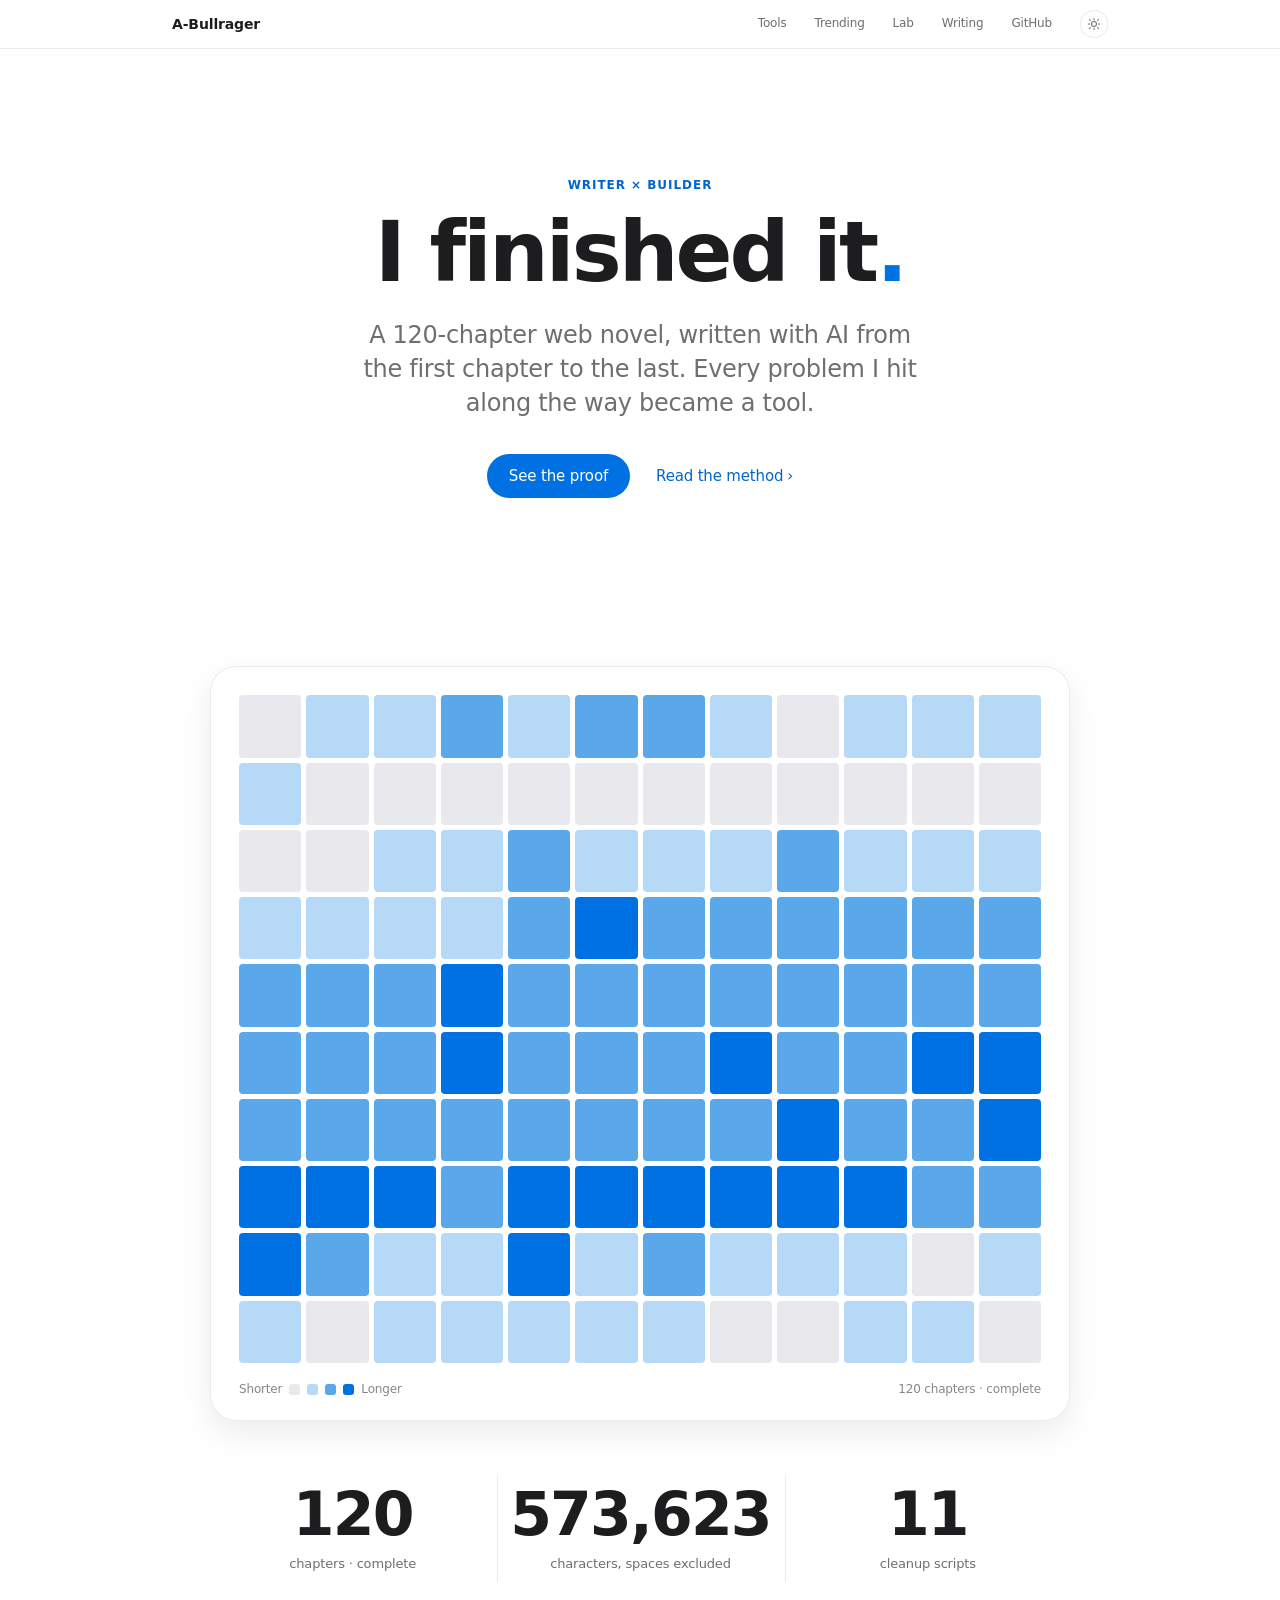
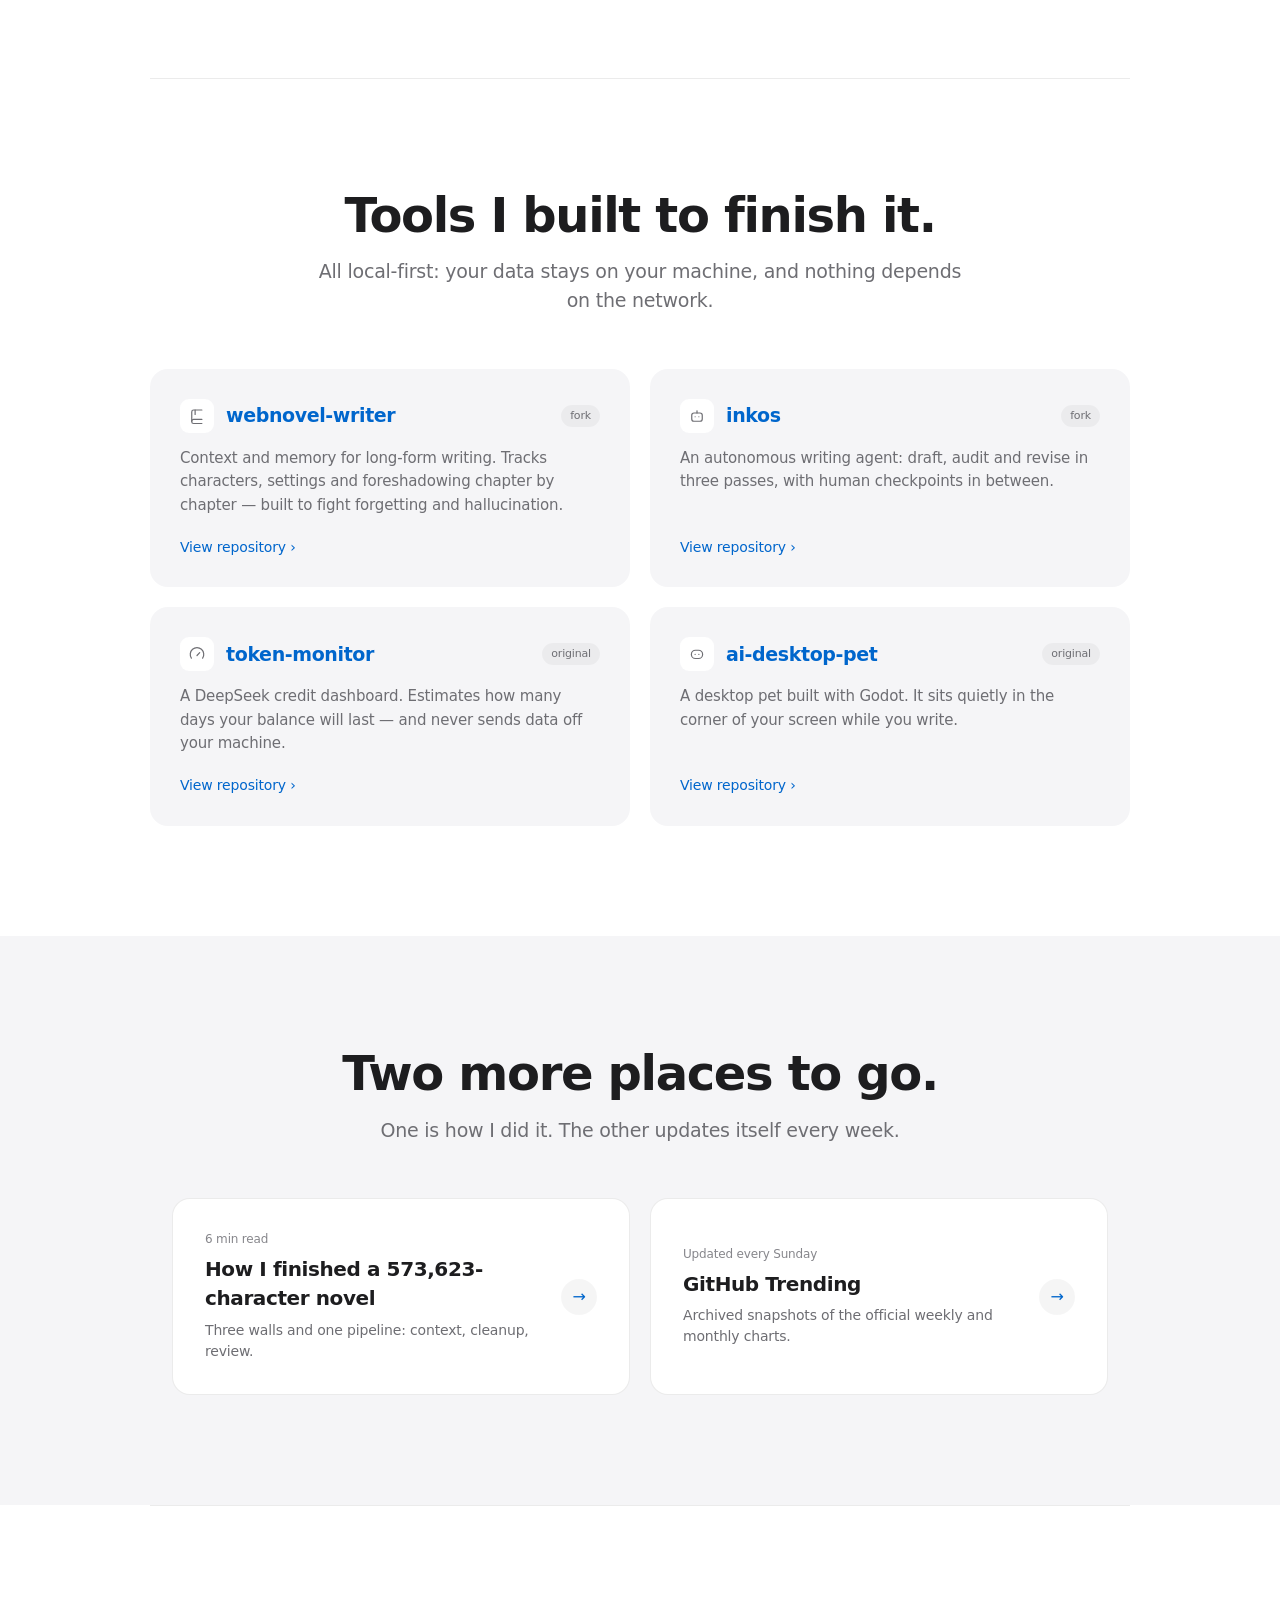
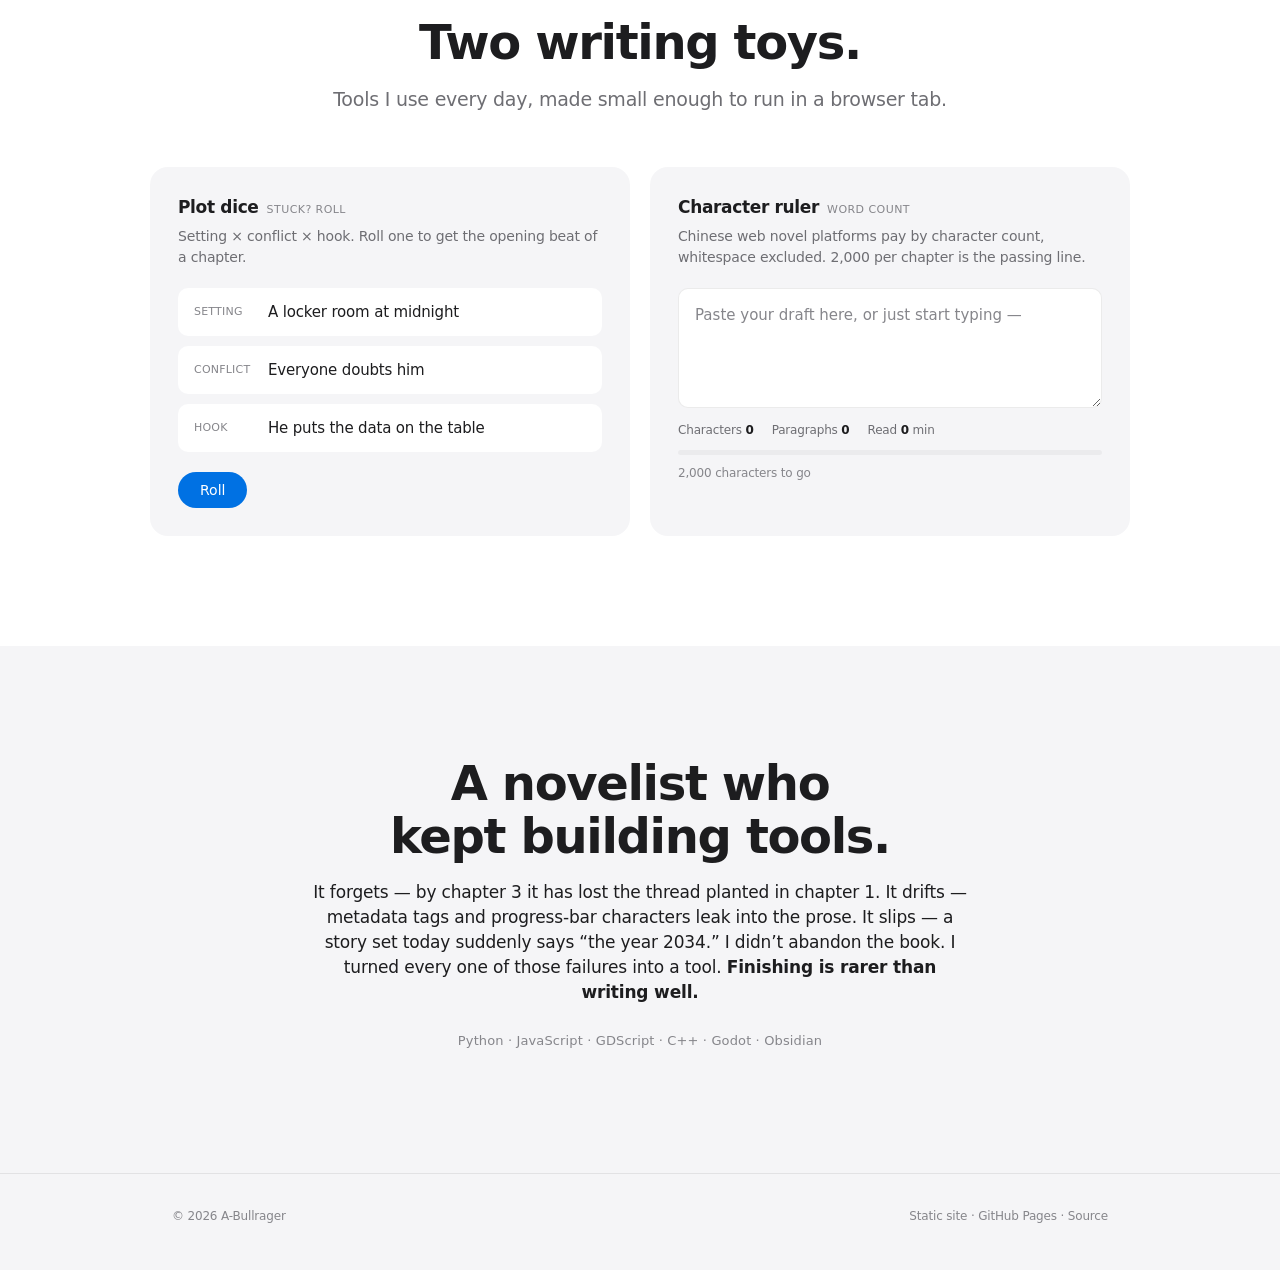
<file: index.html>
﻿<!doctype html>
<html lang="en">
<head>
<meta charset="utf-8">
<meta name="viewport" content="width=device-width, initial-scale=1">
<title>A-Bullrager — The one who finished</title>
<meta name="description" content="I wrote a 120-chapter, 573,623-character web novel with AI — and finished it. Every problem I hit along the way became a tool.">
<link rel="canonical" href="https://a-bullrager.github.io/">
<meta property="og:type" content="website">
<meta property="og:site_name" content="A-Bullrager">
<meta property="og:locale" content="en_US">
<meta property="og:url" content="https://a-bullrager.github.io/">
<meta property="og:title" content="A-Bullrager — The one who finished">
<meta property="og:description" content="A finished 120-chapter novel, and the tools built to finish it.">
<meta property="og:image" content="https://a-bullrager.github.io/og.png">
<meta property="og:image:width" content="1200">
<meta property="og:image:height" content="630">
<meta name="twitter:card" content="summary_large_image">
<meta name="twitter:title" content="A-Bullrager — The one who finished">
<meta name="twitter:description" content="A finished 120-chapter novel, and the tools built to finish it.">
<meta name="twitter:image" content="https://a-bullrager.github.io/og.png">
<meta name="theme-color" content="#ffffff" media="(prefers-color-scheme: light)">
<meta name="theme-color" content="#000000" media="(prefers-color-scheme: dark)">
<link rel="icon" href="data:image/svg+xml,%3Csvg xmlns='http://www.w3.org/2000/svg' viewBox='0 0 32 32'%3E%3Crect width='32' height='32' rx='7' fill='%231d1d1f'/%3E%3Ctext x='16' y='22' font-family='-apple-system,Helvetica,sans-serif' font-size='15' font-weight='600' fill='%23fff' text-anchor='middle'%3EA%3C/text%3E%3C/svg%3E">
<script>
(function(){
  var t = null;
  try { t = localStorage.getItem('theme'); } catch(e){}
  if (t !== 'light' && t !== 'dark') {
    t = (window.matchMedia && window.matchMedia('(prefers-color-scheme: dark)').matches) ? 'dark' : 'light';
  }
  document.documentElement.setAttribute('data-theme', t);
  document.documentElement.classList.add('js');
})();
</script>
<script type="application/ld+json">
{
  "@context": "https://schema.org",
  "@type": "Person",
  "name": "A-Bullrager",
  "url": "https://a-bullrager.github.io/",
  "description": "Wrote a 120-chapter web novel to completion, and turned every problem along the way into a tool.",
  "sameAs": ["https://github.com/A-Bullrager"]
}
</script>
<link rel="stylesheet" href="/assets/base.css">
<style>
/* ---------- hero ---------- */
.hero{
  padding: 128px 0 72px;
  text-align: center;
}
.hero h1{ margin: 0 0 22px; }
.hero h1 .dot{ color: var(--accent); }
.hero .lede{ max-width: 24em; margin: 0 auto 34px; }
.hero-cta{
  display: flex;
  align-items: center;
  justify-content: center;
  gap: 26px;
  flex-wrap: wrap;
}

/* ---------- proof ---------- */
.proof{ padding: 96px 0 0; }
.hm-card{
  position: relative;
  max-width: 860px;
  margin: 0 auto;
  background: var(--surface);
  border: 1px solid var(--line);
  border-radius: var(--r-lg);
  padding: 28px 28px 22px;
  box-shadow: var(--shadow-md);
}
.hm-grid{
  display: grid;
  grid-template-columns: repeat(12, 1fr);
  gap: 5px;
}
.hm-cell{
  aspect-ratio: 1;
  border: 0;
  padding: 0;
  border-radius: 4px;
  background: var(--hm-0);
  cursor: pointer;
  outline: 2px solid transparent;
  outline-offset: 1px;
  transition: transform 0.14s var(--ease), outline-color 0.14s var(--ease);
}
.hm-cell:hover, .hm-cell:focus-visible{
  transform: scale(1.22);
  outline-color: var(--accent);
}
.hm-cell.lv1{ background: var(--hm-1); }
.hm-cell.lv2{ background: var(--hm-2); }
.hm-cell.lv3{ background: var(--hm-3); }

.hm-legend{
  display: flex;
  align-items: center;
  gap: 7px;
  margin-top: 18px;
  font-size: 12px;
  color: var(--text-3);
}
.hm-legend .sw{ width: 11px; height: 11px; border-radius: 3px; display: block; }
.hm-legend .gap{ flex: 1; }

.hm-tip{
  position: absolute;
  z-index: 20;
  pointer-events: none;
  background: var(--text);
  color: var(--bg);
  font-size: 11px;
  line-height: 1.3;
  padding: 4px 9px;
  border-radius: 6px;
  white-space: nowrap;
  opacity: 0;
  transition: opacity 0.15s var(--ease);
}
.hm-tip.show{ opacity: 1; }
.hm-tip b{ font-weight: 600; }
.hm-tip .w{ opacity: 0.7; }
.hm-fallback{ margin: 10px 0 0; font-size: 14px; color: var(--text-2); }

/* numbers */
.numbers{
  display: grid;
  grid-template-columns: repeat(3, 1fr);
  gap: 2px;
  max-width: 860px;
  margin: 54px auto 0;
  padding-bottom: 96px;
}
.num{
  text-align: center;
  padding: 8px 10px;
  border-left: 1px solid var(--line);
}
.num:first-child{ border-left: 0; }
.num b{
  display: block;
  font-size: clamp(38px, 5.4vw, 60px);
  font-weight: 600;
  line-height: 1.05;
  letter-spacing: -0.03em;
  font-variant-numeric: tabular-nums;
}
.num span{
  display: block;
  margin-top: 8px;
  font-size: 13px;
  color: var(--text-2);
}

/* ---------- projects ---------- */
.grid{
  display: grid;
  grid-template-columns: 1fr 1fr;
  gap: 20px;
}
.card{
  display: flex;
  flex-direction: column;
  padding: 30px;
  border-radius: var(--r);
  background: var(--bg-alt);
  transition: transform 0.3s var(--ease), box-shadow 0.3s var(--ease);
}
.card:hover{
  transform: translateY(-4px);
  box-shadow: var(--shadow-md);
}
.card-top{
  display: flex;
  align-items: center;
  gap: 12px;
  margin-bottom: 14px;
}
.card .icon{
  width: 34px;
  height: 34px;
  flex: none;
  border-radius: 9px;
  display: grid;
  place-items: center;
  background: var(--surface);
  color: var(--text-2);
  transition: color 0.25s var(--ease);
}
.card:hover .icon{ color: var(--accent); }
.card .icon svg{ width: 18px; height: 18px; display: block; }
.card h3{ font-size: 19px; }
.pill{
  margin-left: auto;
  padding: 3px 9px;
  border-radius: var(--r-pill);
  font-size: 11px;
  color: var(--text-2);
  background: var(--fill);
}
.card p{
  margin: 0 0 20px;
  font-size: 15px;
  line-height: 1.55;
  color: var(--text-2);
}
.card .more{
  margin-top: auto;
  font-size: 14px;
  color: var(--accent-text);
}
.card:hover .more{ text-decoration: underline; text-underline-offset: 3px; }

/* ---------- entry cards ---------- */
.entries{
  display: grid;
  grid-template-columns: 1fr 1fr;
  gap: 20px;
}
.entry{
  display: flex;
  align-items: center;
  gap: 22px;
  padding: 32px;
  border-radius: var(--r);
  background: var(--surface);
  border: 1px solid var(--line);
  transition: transform 0.3s var(--ease), box-shadow 0.3s var(--ease);
}
.entry:hover{
  transform: translateY(-4px);
  box-shadow: var(--shadow-md);
}
.entry .txt{ flex: 1; min-width: 0; }
.entry .k{
  font-size: 12px;
  color: var(--text-3);
  margin-bottom: 6px;
}
.entry .t{
  font-size: 20px;
  font-weight: 600;
  letter-spacing: -0.02em;
  color: var(--text);
  margin-bottom: 6px;
}
.entry .d{
  font-size: 14px;
  line-height: 1.5;
  color: var(--text-2);
}
.entry .arr{
  flex: none;
  width: 36px;
  height: 36px;
  border-radius: 50%;
  background: var(--fill);
  color: var(--accent-text);
  display: grid;
  place-items: center;
  font-size: 16px;
  transition: background 0.2s var(--ease), color 0.2s var(--ease);
}
.entry:hover .arr{ background: var(--accent); color: #fff; }

/* ---------- lab ---------- */
.lab{
  display: grid;
  grid-template-columns: 1fr 1fr;
  gap: 20px;
  align-items: stretch;
}
.lab-card{
  display: flex;
  flex-direction: column;
  padding: 28px;
  border-radius: var(--r);
  background: var(--bg-alt);
}
.lab-title{
  display: flex;
  align-items: baseline;
  gap: 8px;
  margin: 0 0 6px;
  font-size: 17px;
  font-weight: 600;
  letter-spacing: -0.02em;
}
.lab-title .en{
  font-size: 11px;
  font-weight: 400;
  color: var(--text-3);
  letter-spacing: 0.04em;
}
.lab-desc{
  margin: 0 0 20px;
  font-size: 14px;
  line-height: 1.5;
  color: var(--text-2);
}

.dice-rows{ display: flex; flex-direction: column; gap: 10px; margin-bottom: 20px; }
.dice-row{
  display: flex;
  align-items: center;
  gap: 12px;
  min-height: 48px;
  padding: 12px 16px;
  border-radius: var(--r-sm);
  background: var(--surface);
}
.dice-row .lab-k{
  flex: none;
  width: 62px;
  font-size: 11px;
  letter-spacing: 0.02em;
  text-transform: uppercase;
  color: var(--text-3);
}
.dice-row .val{ font-size: 15px; line-height: 1.45; transition: opacity 0.1s; }
.dice-row.spin .val{ opacity: 0.4; }
.dice-btn{
  margin-top: auto;
  align-self: flex-start;
  padding: 10px 22px;
  border: 0;
  border-radius: var(--r-pill);
  background: var(--accent);
  color: #fff;
  font-family: var(--font);
  font-size: 14px;
  font-weight: 500;
  cursor: pointer;
  transition: background 0.2s var(--ease), opacity 0.2s var(--ease);
}
.dice-btn:hover{ background: var(--accent-hover); }
.dice-btn:disabled{ opacity: 0.45; cursor: default; }

.wc-area{
  width: 100%;
  min-height: 120px;
  resize: vertical;
  padding: 14px 16px;
  border: 1px solid var(--line);
  border-radius: var(--r-sm);
  background: var(--surface);
  color: var(--text);
  font-family: var(--font);
  font-size: 15px;
  line-height: 1.6;
  outline: none;
  transition: border-color 0.2s var(--ease);
}
.wc-area:focus{ border-color: var(--accent); }
.wc-area::placeholder{ color: var(--text-3); }
.wc-stats{
  display: flex;
  gap: 18px;
  flex-wrap: wrap;
  margin: 14px 0 10px;
  font-size: 12px;
  color: var(--text-2);
  font-variant-numeric: tabular-nums;
}
.wc-stats b{ color: var(--text); font-weight: 600; }
.wc-bar{ height: 5px; border-radius: 3px; background: var(--fill); overflow: hidden; }
.wc-bar i{
  display: block;
  height: 100%;
  width: 0;
  border-radius: 3px;
  background: var(--accent);
  transition: width 0.3s var(--ease);
}
.wc-note{ margin-top: 10px; font-size: 12px; color: var(--text-3); }
.wc-note.ok{ color: var(--accent-text); font-weight: 600; }

/* ---------- about ---------- */
.about-inner{ max-width: 700px; margin: 0 auto; text-align: center; }
.about p{
  margin: 20px 0 0;
  font-size: 19px;
  line-height: 1.6;
  color: var(--text-2);
  letter-spacing: -0.012em;
}
.about p strong{ color: var(--text); font-weight: 600; }
.stack{
  margin-top: 26px;
  font-size: 13px;
  color: var(--text-3);
  letter-spacing: 0.01em;
}

@media (max-width: 720px){
  .hero{ padding: 84px 0 56px; }
  .proof{ padding: 64px 0 0; }
  .hm-card{ padding: 16px 14px 14px; border-radius: 20px; }
  .hm-grid{ gap: 3.5px; }
  .hm-cell{ border-radius: 2.5px; }
  .numbers{ margin-top: 36px; padding-bottom: 64px; }
  .num{ padding: 6px 4px; }
  .num span{ font-size: 11.5px; }
  .grid, .entries, .lab{ grid-template-columns: 1fr; }
  .card{ padding: 24px; }
  .entry{ padding: 24px; gap: 16px; }
  .lab-card{ padding: 22px; }
  .about p{ font-size: 17px; }
}
</style>
</head>
<body>

<nav class="nav">
  <div class="nav-inner">
    <a class="brand" href="/">A-Bullrager</a>
    <div class="nav-links">
      <a href="#work">Tools</a>
      <a href="trending/">Trending</a>
      <a href="#lab">Lab</a>
      <a href="writing/ai-novel-120-chapters.html">Writing</a>
      <a class="nav-gh" href="https://github.com/A-Bullrager" target="_blank" rel="noopener">GitHub</a>
      <button class="theme-btn" id="themeBtn" aria-label="Toggle light and dark theme" title="Switch theme">
        <svg class="icon-moon" viewBox="0 0 24 24" fill="none" stroke="currentColor" stroke-width="1.8" stroke-linecap="round" stroke-linejoin="round"><path d="M21 12.8A9 9 0 1 1 11.2 3a7 7 0 0 0 9.8 9.8z"/></svg>
        <svg class="icon-sun" viewBox="0 0 24 24" fill="none" stroke="currentColor" stroke-width="1.8" stroke-linecap="round" stroke-linejoin="round"><circle cx="12" cy="12" r="4.2"/><path d="M12 2.5v2M12 19.5v2M4.3 4.3l1.4 1.4M18.3 18.3l1.4 1.4M2.5 12h2M19.5 12h2M4.3 19.7l1.4-1.4M18.3 5.7l1.4-1.4"/></svg>
      </button>
    </div>
  </div>
</nav>

<main>

  <section class="hero wrap">
    <p class="kicker">Writer × Builder</p>
    <h1>I finished it<span class="dot">.</span></h1>
    <p class="lede">A 120-chapter web novel, written with AI from the first chapter to the last. Every problem I hit along the way became a tool.</p>
    <div class="hero-cta">
      <a class="btn btn-primary" href="#proof">See the proof</a>
      <a class="link-arrow" href="writing/ai-novel-120-chapters.html">Read the method <i>›</i></a>
    </div>
  </section>

  <section class="proof wrap" id="proof">
    <div class="hm-card reveal">
      <div class="hm-grid" id="hmGrid" role="img" aria-label="Heatmap of 120 chapters, one cell per chapter, darker cells are longer chapters"></div>
      <div class="hm-tip" id="hmTip"></div>
      <div class="hm-legend">
        <span>Shorter</span>
        <i class="sw" style="background:var(--hm-0)"></i>
        <i class="sw" style="background:var(--hm-1)"></i>
        <i class="sw" style="background:var(--hm-2)"></i>
        <i class="sw" style="background:var(--hm-3)"></i>
        <span>Longer</span>
        <span class="gap"></span>
        <span>120 chapters · complete</span>
      </div>
      <noscript><p class="hm-fallback">120 chapters · 573,623 characters · complete (enable JavaScript to see the per-chapter heatmap)</p></noscript>
    </div>

    <div class="numbers reveal">
      <div class="num"><b data-count="120">0</b><span>chapters · complete</span></div>
      <div class="num"><b data-count="573623">0</b><span>characters, spaces excluded</span></div>
      <div class="num"><b data-count="11">0</b><span>cleanup scripts</span></div>
    </div>
  </section>

  <section class="section wrap" id="work">
    <div class="section-head reveal">
      <h2>Tools I built to finish it.</h2>
      <p>All local-first: your data stays on your machine, and nothing depends on the network.</p>
    </div>
    <div class="grid">

      <a class="card reveal" href="https://github.com/A-Bullrager/webnovel-writer" target="_blank" rel="noopener">
        <div class="card-top">
          <span class="icon"><svg viewBox="0 0 24 24" fill="none" stroke="currentColor" stroke-width="1.6" stroke-linecap="round" stroke-linejoin="round"><path d="M18.5 4H7.5A2.5 2.5 0 0 0 5 6.5v13A2.5 2.5 0 0 0 7.5 22h11"/><path d="M5 19a2.5 2.5 0 0 1 2.5-2.5h11"/><path d="M9.5 4v6"/></svg></span>
          <h3>webnovel-writer</h3>
          <span class="pill">fork</span>
        </div>
        <p>Context and memory for long-form writing. Tracks characters, settings and foreshadowing chapter by chapter — built to fight forgetting and hallucination.</p>
        <span class="more">View repository ›</span>
      </a>

      <a class="card reveal" href="https://github.com/A-Bullrager/inkos" target="_blank" rel="noopener">
        <div class="card-top">
          <span class="icon"><svg viewBox="0 0 24 24" fill="none" stroke="currentColor" stroke-width="1.6" stroke-linecap="round" stroke-linejoin="round"><rect x="5" y="8" width="14" height="11" rx="3"/><path d="M12 8V5"/><path d="M9.5 13h.01M14.5 13h.01"/></svg></span>
          <h3>inkos</h3>
          <span class="pill">fork</span>
        </div>
        <p>An autonomous writing agent: draft, audit and revise in three passes, with human checkpoints in between.</p>
        <span class="more">View repository ›</span>
      </a>

      <a class="card reveal" href="https://github.com/A-Bullrager/token-monitor" target="_blank" rel="noopener">
        <div class="card-top">
          <span class="icon"><svg viewBox="0 0 24 24" fill="none" stroke="currentColor" stroke-width="1.6" stroke-linecap="round" stroke-linejoin="round"><path d="M4.5 17.5a9 9 0 1 1 15 0"/><path d="M12 14l3.6-3.8"/></svg></span>
          <h3>token-monitor</h3>
          <span class="pill">original</span>
        </div>
        <p>A DeepSeek credit dashboard. Estimates how many days your balance will last — and never sends data off your machine.</p>
        <span class="more">View repository ›</span>
      </a>

      <a class="card reveal" href="https://github.com/A-Bullrager/ai-desktop-pet" target="_blank" rel="noopener">
        <div class="card-top">
          <span class="icon"><svg viewBox="0 0 24 24" fill="none" stroke="currentColor" stroke-width="1.6" stroke-linecap="round" stroke-linejoin="round"><rect x="4.5" y="7" width="15" height="11" rx="5.5"/><path d="M9.5 12.5h.01M14.5 12.5h.01"/></svg></span>
          <h3>ai-desktop-pet</h3>
          <span class="pill">original</span>
        </div>
        <p>A desktop pet built with Godot. It sits quietly in the corner of your screen while you write.</p>
        <span class="more">View repository ›</span>
      </a>

    </div>
  </section>

  <section class="section section--alt">
    <div class="wrap">
      <div class="section-head reveal">
        <h2>Two more places to go.</h2>
        <p>One is how I did it. The other updates itself every week.</p>
      </div>
      <div class="entries">

        <a class="entry reveal" href="writing/ai-novel-120-chapters.html">
          <div class="txt">
            <div class="k">6 min read</div>
            <div class="t">How I finished a 573,623-character novel</div>
            <div class="d">Three walls and one pipeline: context, cleanup, review.</div>
          </div>
          <span class="arr">→</span>
        </a>

        <a class="entry reveal" href="trending/">
          <div class="txt">
            <div class="k">Updated every Sunday</div>
            <div class="t">GitHub Trending</div>
            <div class="d">Archived snapshots of the official weekly and monthly charts.</div>
          </div>
          <span class="arr">→</span>
        </a>

      </div>
    </div>
  </section>

  <section class="section wrap" id="lab">
    <div class="section-head reveal">
      <h2>Two writing toys.</h2>
      <p>Tools I use every day, made small enough to run in a browser tab.</p>
    </div>
    <div class="lab">

      <div class="lab-card reveal">
        <p class="lab-title">Plot dice <span class="en">STUCK? ROLL</span></p>
        <p class="lab-desc">Setting × conflict × hook. Roll one to get the opening beat of a chapter.</p>
        <div class="dice-rows">
          <div class="dice-row"><span class="lab-k">Setting</span><span class="val" id="dv0">A locker room at midnight</span></div>
          <div class="dice-row"><span class="lab-k">Conflict</span><span class="val" id="dv1">Everyone doubts him</span></div>
          <div class="dice-row"><span class="lab-k">Hook</span><span class="val" id="dv2">He puts the data on the table</span></div>
        </div>
        <button class="dice-btn" id="diceBtn">Roll</button>
      </div>

      <div class="lab-card reveal">
        <p class="lab-title">Character ruler <span class="en">WORD COUNT</span></p>
        <p class="lab-desc">Chinese web novel platforms pay by character count, whitespace excluded. 2,000 per chapter is the passing line.</p>
        <textarea class="wc-area" id="wcArea" placeholder="Paste your draft here, or just start typing —" spellcheck="false"></textarea>
        <div class="wc-stats">
          <span>Characters <b id="wcChars">0</b></span>
          <span>Paragraphs <b id="wcParas">0</b></span>
          <span>Read <b id="wcMin">0</b> min</span>
        </div>
        <div class="wc-bar"><i id="wcFill"></i></div>
        <div class="wc-note" id="wcNote">2,000 characters to go</div>
      </div>

    </div>
  </section>

  <section class="section section--alt" id="about">
    <div class="wrap about-inner reveal">
      <h2>A novelist who kept building tools.</h2>
      <p>It forgets — by chapter 3 it has lost the thread planted in chapter 1. It drifts — metadata tags and progress-bar characters leak into the prose. It slips — a story set today suddenly says “the year 2034.” I didn’t abandon the book. I turned every one of those failures into a tool. <strong>Finishing is rarer than writing well.</strong></p>
      <p class="stack">Python · JavaScript · GDScript · C++ · Godot · Obsidian</p>
    </div>
  </section>

</main>

<footer class="footer">
  <div class="wrap footer-inner">
    <span>© 2026 A-Bullrager</span>
    <span>Static site · GitHub Pages · <a href="https://github.com/A-Bullrager/A-Bullrager.github.io" target="_blank" rel="noopener">Source</a></span>
  </div>
</footer>

<script>
/* ---------- chapter data ---------- */
const CHAPTERS=[{n:1,t:"A Dream Long Gone",w:2079},{n:2,t:"This Time I Won't Run",w:3279},{n:3,t:"The Wind's Son Arrives",w:4345},{n:4,t:"You Can Call Me Lin",w:4784},{n:5,t:"The Price I Must Pay",w:3803},{n:6,t:"Who Is That Chinese Kid",w:5003},{n:7,t:"A Chance with the First Team",w:4573},{n:8,t:"First Appearance",w:3307},{n:9,t:"A Miracle in 90 Minutes",w:2355},{n:10,t:"Signed",w:3537},{n:11,t:"The New Guy in the Locker Room",w:2579},{n:12,t:"Ordinary Days",w:3054},{n:13,t:"Waiting on the Bench",w:2715},{n:14,t:"Fifteen Minutes",w:2342},{n:15,t:"First Assist",w:1962},{n:16,t:"The Press Doubts Him",w:1927},{n:17,t:"An Underrated Heart",w:1659},{n:18,t:"The First Contract",w:1958},{n:19,t:"Starting Eleven",w:2207},{n:20,t:"Injury",w:1592},{n:21,t:"Return",w:772},{n:22,t:"The Second Contract",w:2328},{n:23,t:"A Christmas Gift",w:1439},{n:24,t:"The Call-Up",w:2418},{n:25,t:"Playing for the Country",w:2400},{n:26,t:"A New Beginning",w:1561},{n:27,t:"The European Dream",w:4320},{n:28,t:"Two Fronts",w:3457},{n:29,t:"I Belong Here",w:4729},{n:30,t:"End of the First Stage",w:4049},{n:31,t:"A Starting Spot",w:4210},{n:32,t:"Assist Hat-Trick",w:4073},{n:33,t:"Arthur's Challenge",w:4701},{n:34,t:"Dribbling Master, Trial Version",w:3891},{n:35,t:"Past Three Men",w:3755},{n:36,t:"The Enforcer Comes Knocking",w:3622},{n:37,t:"Contract Terms",w:3805},{n:38,t:"The Challenge Match",w:3709},{n:39,t:"A Clean Sweep",w:3837},{n:40,t:"The First Transfer Rumour",w:3493},{n:41,t:"Two Matches in a Week",w:5408},{n:42,t:"Injured Before the Final",w:7344},{n:43,t:"Answer with a Goal",w:5377},{n:44,t:"Against the Wind",w:5349},{n:45,t:"Hat-Trick",w:5870},{n:46,t:"Man of the Match",w:6065},{n:47,t:"Headlines Across Europe",w:5618},{n:48,t:"The Chinese Press Erupts",w:5172},{n:49,t:"A Call from Grandma",w:5696},{n:50,t:"A New Skill Unlocked",w:6242},{n:51,t:"Recovery",w:6406},{n:52,t:"Back to Training",w:7051},{n:53,t:"The Champions League Draw",w:5345},{n:54,t:"Champions League Debut",w:5538},{n:55,t:"Two Fronts, Again",w:5481},{n:56,t:"The Call-Up Returns",w:6183},{n:57,t:"Two Worlds",w:5810},{n:58,t:"Through the Group Stage",w:6359},{n:59,t:"The Winter Window",w:5381},{n:60,t:"Staying",w:5195},{n:61,t:"Night at San Siro",w:5467},{n:62,t:"Comeback",w:6457},{n:63,t:"The Quarter-Final Draw",w:5864},{n:64,t:"World Cup Qualifying Crisis",w:7277},{n:65,t:"Flying Home to Fight",w:5527},{n:66,t:"Quarter-Final, First Leg",w:6336},{n:67,t:"The Inner Struggle",w:5930},{n:68,t:"Second Leg",w:6636},{n:69,t:"The Semi-Final Draw",w:5386},{n:70,t:"Old Rivals Meet Again",w:6011},{n:71,t:"Semi-Final, Second Leg",w:8934},{n:72,t:"Truce with an Old Rival",w:7027},{n:73,t:"The Champions League Final",w:6284},{n:74,t:"Top of the World",w:5712},{n:75,t:"The Qualifier Decider",w:5768},{n:76,t:"A Ticket to the World Cup",w:5463},{n:77,t:"Grandma's Wish",w:4709},{n:78,t:"Madrid Calling",w:5774},{n:79,t:"Goodbye, Brighton",w:6220},{n:80,t:"Unveiled at the Bernabéu",w:5850},{n:81,t:"Back from the World Cup",w:6747},{n:82,t:"The New Number Seven",w:5660},{n:83,t:"The La Liga Opener",w:5863},{n:84,t:"El Clásico",w:6693},{n:85,t:"First Night in Europe",w:7168},{n:86,t:"An Injury Crisis",w:7014},{n:87,t:"Redemption in El Clásico",w:10016},{n:88,t:"The Year-End Awards",w:6210},{n:89,t:"Countdown to the World Cup",w:7151},{n:90,t:"National Camp",w:9398},{n:91,t:"World Cup Opener",w:7259},{n:92,t:"A Match to Survive",w:6518},{n:93,t:"History Made",w:7071},{n:94,t:"The Round of Sixteen",w:11356},{n:95,t:"Through the Quarters",w:5310},{n:96,t:"The Semi-Final",w:5374},{n:97,t:"Night of the Final",w:13749},{n:98,t:"Top of the World",w:5095},{n:99,t:"Back to Madrid",w:3859},{n:100,t:"A New Journey",w:4070},{n:101,t:"Home from the World Cup",w:8667},{n:102,t:"The Road to Captaincy",w:3897},{n:103,t:"El Clásico",w:4610},{n:104,t:"Paris Again",w:3871},{n:105,t:"A Night in Manchester",w:3756},{n:106,t:"A Night in Milan",w:2679},{n:107,t:"The Ballon d'Or Moment",w:2063},{n:108,t:"The European Campaign",w:3289},{n:109,t:"The Final",w:3398},{n:110,t:"A Madrid Legend",w:2420},{n:111,t:"The World Cup Road",w:3303},{n:112,t:"The Group Stage",w:3206},{n:113,t:"The Knockout Road",w:3631},{n:114,t:"The World Cup Final",w:3401},{n:115,t:"Crowned",w:2785},{n:116,t:"King of Asia",w:2038},{n:117,t:"A Madrid Legend, Again",w:1996},{n:118,t:"Three World Cups in a Row",w:2995},{n:119,t:"The Farewell",w:2600},{n:120,t:"Eternity",w:2286}];

/* ---------- heatmap ---------- */
(function(){
  var grid = document.getElementById('hmGrid');
  var tip = document.getElementById('hmTip');
  var shell = grid.parentElement;
  function level(w){ return w < 2500 ? 0 : w < 4500 ? 1 : w < 6500 ? 2 : 3; }
  CHAPTERS.forEach(function(c){
    var b = document.createElement('button');
    b.type = 'button';
    b.className = 'hm-cell lv' + level(c.w);
    b.setAttribute('aria-label', 'Chapter ' + c.n + ', ' + c.t + ', about ' + c.w + ' characters');
    b.addEventListener('mouseenter', function(){ show(b, c); });
    b.addEventListener('focus', function(){ show(b, c); });
    b.addEventListener('mouseleave', hide);
    b.addEventListener('blur', hide);
    grid.appendChild(b);
  });
  function show(el, c){
    tip.innerHTML = '<b>Ch. ' + c.n + ' · ' + c.t + '</b> <span class="w">' + c.w.toLocaleString() + ' chars</span>';
    var sr = shell.getBoundingClientRect();
    var r = el.getBoundingClientRect();
    var half = tip.offsetWidth / 2;
    var x = r.left - sr.left + r.width / 2;
    x = Math.max(half + 6, Math.min(sr.width - half - 6, x));
    tip.style.left = (x - half) + 'px';
    var y = r.top - sr.top - 8 - tip.offsetHeight;
    tip.style.top = Math.max(6, y) + 'px';
    tip.classList.add('show');
  }
  function hide(){ tip.classList.remove('show'); }
})();

/* ---------- count up ---------- */
(function(){
  var els = document.querySelectorAll('[data-count]');
  var reduce = window.matchMedia && window.matchMedia('(prefers-reduced-motion: reduce)').matches;
  function fill(el){ el.textContent = (+el.dataset.count).toLocaleString(); }
  if (reduce || !('IntersectionObserver' in window)) { els.forEach(fill); return; }
  var io = new IntersectionObserver(function(entries){
    entries.forEach(function(e){
      if (!e.isIntersecting) return;
      io.unobserve(e.target);
      var el = e.target, target = +el.dataset.count, t0 = performance.now(), dur = 900;
      (function tick(t){
        var p = Math.min(1, (t - t0) / dur);
        var eased = 1 - Math.pow(1 - p, 3);
        el.textContent = Math.round(target * eased).toLocaleString();
        if (p < 1) requestAnimationFrame(tick);
      })(t0);
    });
  }, {threshold: .4});
  els.forEach(function(el){ io.observe(el); });
})();

/* ---------- plot dice ---------- */
(function(){
  var POOLS = [
    ["A locker room at midnight","Backstage at an awards show","Under a desk lamp in a rented room","A press conference","A hospital corridor","The touchline at training","A rooftop in the rain","The team bus before the final","In front of a livestream chat","Outside the signing room","An airport at 4 a.m.","The kitchen of the old house"],
    ["Everyone doubts him","Someone he trusts has lied","The contract hides a trap","A rival calls him out in public","The injury report leaks","His name is missing from the squad","A recording surfaces","An old debt comes due","An absurd offer lands on the table","His old coach speaks against him","Fifteen minutes left in the match","He has to choose one of two"],
    ["He puts the data on the table","The phone rings — it's the national team","The camera cuts to him","He smiles — he's been waiting for this","The door opens, and it's not who they expected","He tears the paper in half","The room goes silent","His phone lights up with a stranger's message","He walks back onto the pitch","This time he won't explain","The answer comes in the 94th minute","He gives the chance to his rival's protégé"]
  ];
  var btn = document.getElementById('diceBtn');
  var rows = [0,1,2].map(function(i){ return document.getElementById('dv' + i); });
  function pick(arr, except){ var v; do { v = arr[Math.floor(Math.random() * arr.length)]; } while (arr.length > 1 && v === except); return v; }
  btn.addEventListener('click', function(){
    btn.disabled = true;
    rows.forEach(function(el){ el.parentElement.classList.add('spin'); });
    rows.forEach(function(el, i){
      var pool = POOLS[i], ticks = 7 + i * 2, step = 0;
      (function spin(){
        el.textContent = pool[Math.floor(Math.random() * pool.length)];
        step++;
        if (step < ticks) setTimeout(spin, 45 + step * 22);
        else {
          el.textContent = pick(pool, el.textContent);
          el.parentElement.classList.remove('spin');
          if (i === 2) btn.disabled = false;
        }
      })();
    });
  });
})();

/* ---------- character ruler ---------- */
(function(){
  var area = document.getElementById('wcArea');
  var charsEl = document.getElementById('wcChars');
  var parasEl = document.getElementById('wcParas');
  var minEl = document.getElementById('wcMin');
  var fill = document.getElementById('wcFill');
  var note = document.getElementById('wcNote');
  var GOAL = 2000;
  function update(){
    var raw = area.value;
    var chars = raw.replace(/\s/g, '').length;
    var paras = raw.split(/\n+/).filter(function(s){ return s.trim().length > 0; }).length;
    charsEl.textContent = chars.toLocaleString();
    parasEl.textContent = paras;
    minEl.textContent = chars ? Math.max(1, Math.round(chars / 400)) : 0;
    fill.style.width = Math.min(100, Math.round(chars / GOAL * 100)) + '%';
    if (chars >= GOAL) { note.textContent = 'Ready to publish ✓'; note.classList.add('ok'); }
    else { note.textContent = (GOAL - chars).toLocaleString() + ' characters to go'; note.classList.remove('ok'); }
  }
  area.addEventListener('input', update);
  update();
})();

/* ---------- theme ---------- */
(function(){
  var btn = document.getElementById('themeBtn');
  btn.addEventListener('click', function(){
    var next = document.documentElement.getAttribute('data-theme') === 'dark' ? 'light' : 'dark';
    document.documentElement.setAttribute('data-theme', next);
    try { localStorage.setItem('theme', next); } catch(e){}
  });
})();

/* ---------- reveal ---------- */
(function(){
  var els = document.querySelectorAll('.reveal');
  if (!('IntersectionObserver' in window)) { els.forEach(function(el){ el.classList.add('in'); }); return; }
  var io = new IntersectionObserver(function(entries){
    entries.forEach(function(e){
      if (e.isIntersecting) { e.target.classList.add('in'); io.unobserve(e.target); }
    });
  }, {rootMargin: '0px 0px -10% 0px', threshold: .1});
  els.forEach(function(el){ io.observe(el); });
})();
</script>

</body>
</html>
</file>
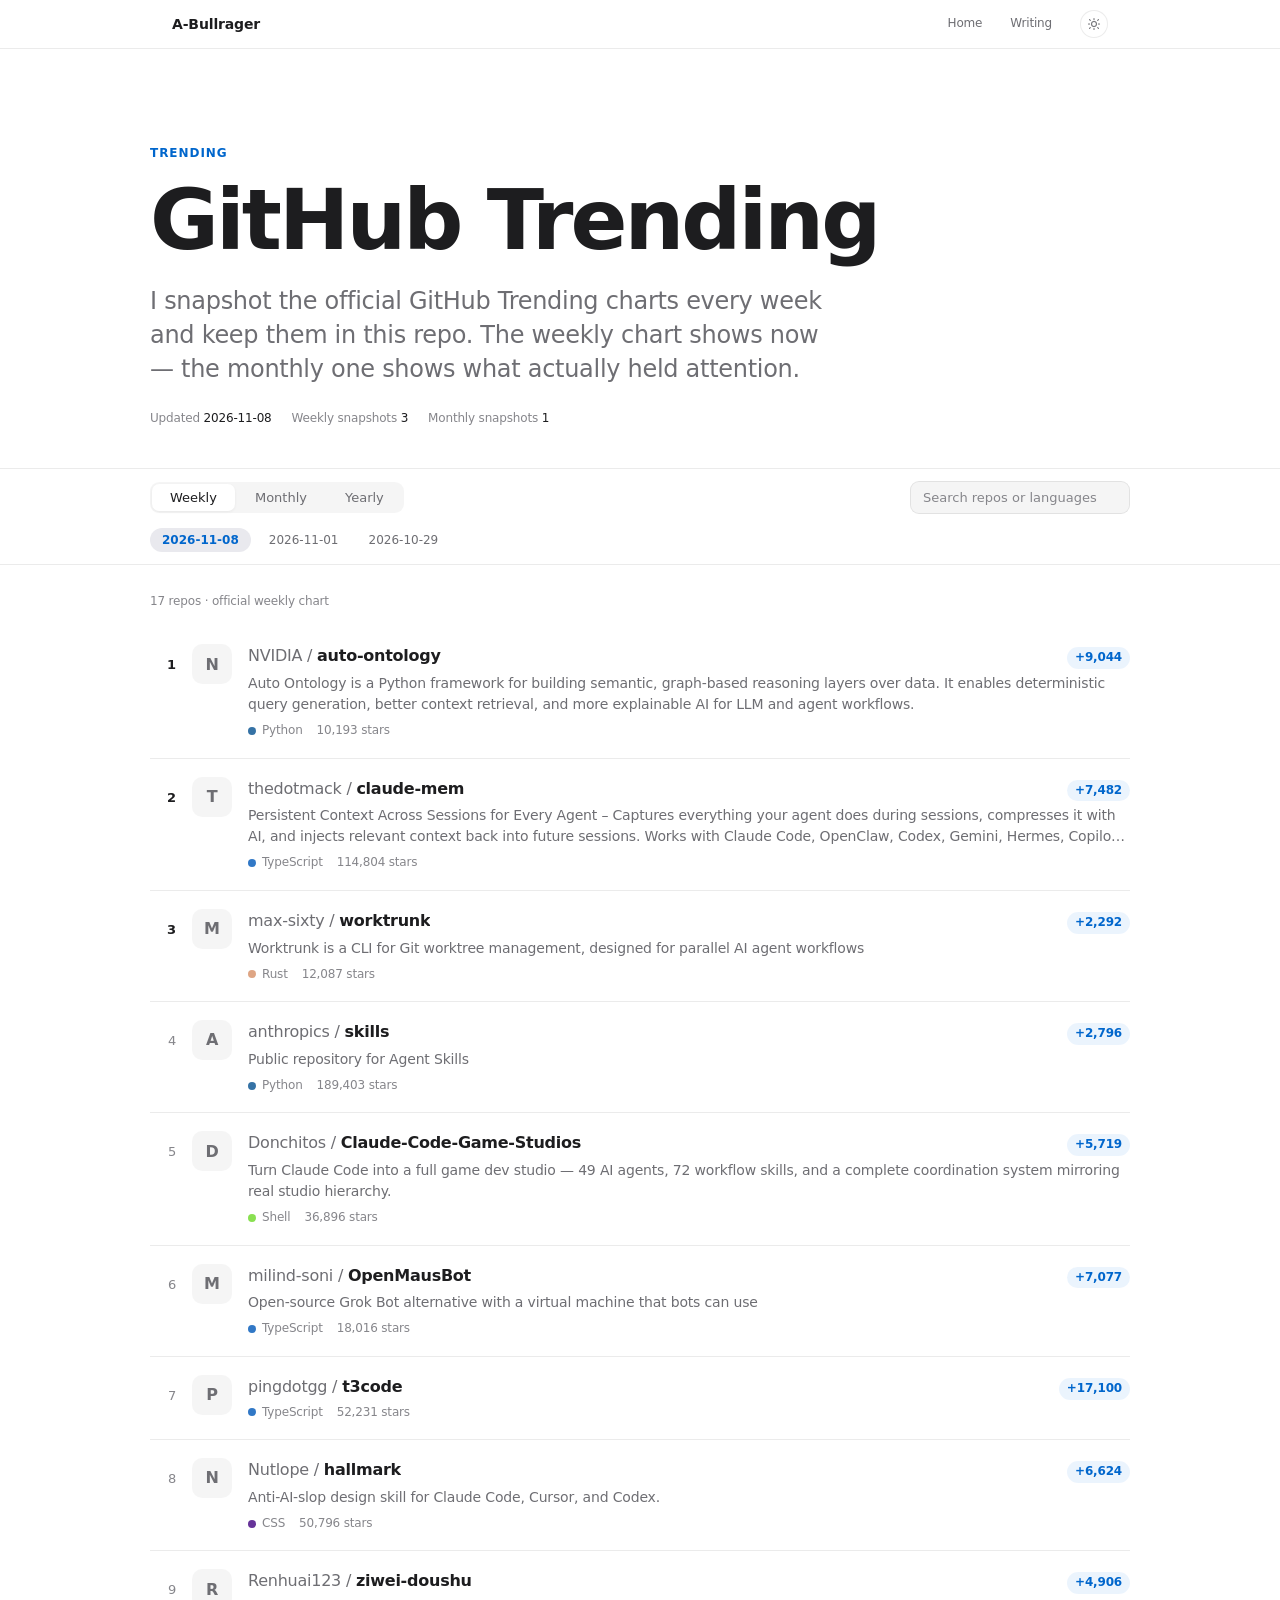
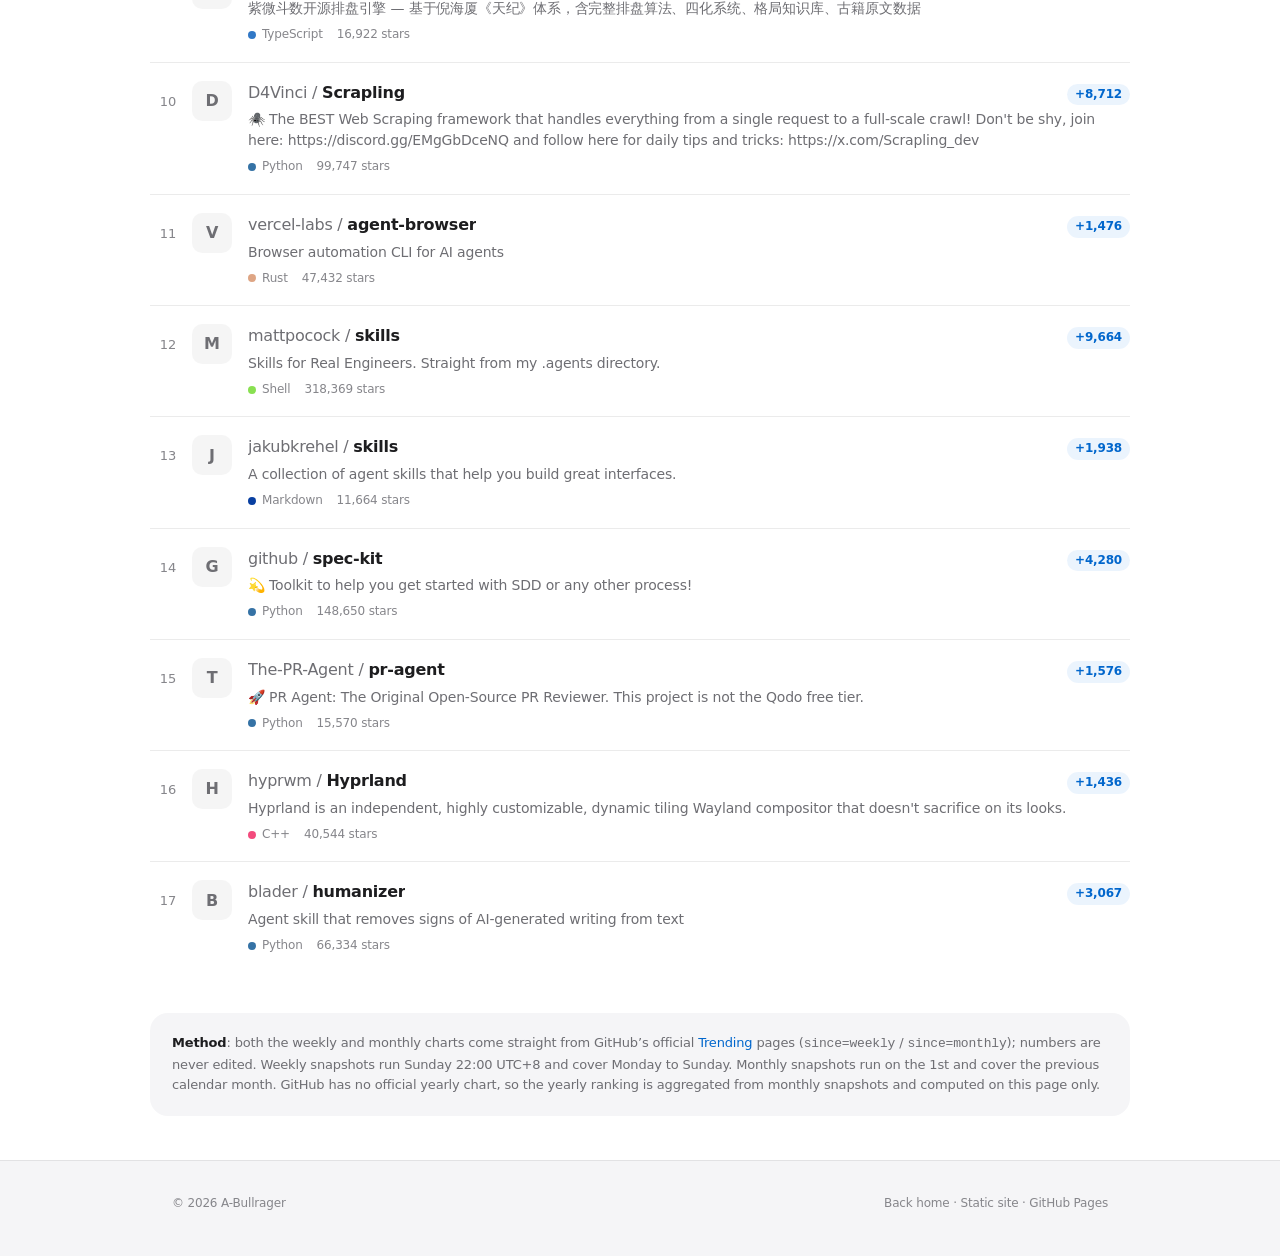
<file: trending/index.html>
﻿<!doctype html>
<html lang="en">
<head>
<meta charset="utf-8">
<meta name="viewport" content="width=device-width, initial-scale=1">
<title>GitHub Trending — A-Bullrager</title>
<meta name="description" content="Weekly snapshots of the official GitHub Trending charts, archived in the repo. Weekly, monthly and yearly rankings.">
<link rel="canonical" href="https://a-bullrager.github.io/trending/">
<meta property="og:type" content="website">
<meta property="og:site_name" content="A-Bullrager">
<meta property="og:locale" content="en_US">
<meta property="og:url" content="https://a-bullrager.github.io/trending/">
<meta property="og:title" content="GitHub Trending">
<meta property="og:description" content="Weekly snapshots of the official GitHub Trending charts, archived weekly.">
<meta property="og:image" content="https://a-bullrager.github.io/og.png">
<meta name="twitter:card" content="summary_large_image">
<meta name="twitter:image" content="https://a-bullrager.github.io/og.png">
<meta name="theme-color" content="#ffffff" media="(prefers-color-scheme: light)">
<meta name="theme-color" content="#000000" media="(prefers-color-scheme: dark)">
<link rel="icon" href="data:image/svg+xml,%3Csvg xmlns='http://www.w3.org/2000/svg' viewBox='0 0 32 32'%3E%3Crect width='32' height='32' rx='7' fill='%231d1d1f'/%3E%3Ctext x='16' y='22' font-family='-apple-system,Helvetica,sans-serif' font-size='15' font-weight='600' fill='%23fff' text-anchor='middle'%3EA%3C/text%3E%3C/svg%3E">
<script>
(function(){
  var t = null;
  try { t = localStorage.getItem('theme'); } catch(e){}
  if (t !== 'light' && t !== 'dark') {
    t = (window.matchMedia && window.matchMedia('(prefers-color-scheme: dark)').matches) ? 'dark' : 'light';
  }
  document.documentElement.setAttribute('data-theme', t);
})();
</script>
<link rel="stylesheet" href="/assets/base.css">
<style>
.head{ padding: 96px 0 40px; }
.head h1{ margin: 0 0 20px; }
.head .lede{ max-width: 28em; margin: 0 0 24px; }

.meta-line{
  display: flex;
  flex-wrap: wrap;
  gap: 20px;
  font-size: 12px;
  color: var(--text-3);
  font-variant-numeric: tabular-nums;
}
.meta-line b{ color: var(--text); font-weight: 500; }

.toolbar{
  position: sticky;
  top: 48px;
  z-index: 90;
  background: color-mix(in srgb, var(--bg) 84%, transparent);
  backdrop-filter: saturate(180%) blur(18px);
  -webkit-backdrop-filter: saturate(180%) blur(18px);
  border-top: 1px solid var(--line);
  border-bottom: 1px solid var(--line);
}
.toolbar-inner{
  display: flex;
  align-items: center;
  gap: 16px;
  padding: 12px 0;
  flex-wrap: wrap;
}

.segmented{
  display: inline-flex;
  padding: 2px;
  border-radius: 9px;
  background: var(--fill);
  gap: 2px;
}
.seg{
  padding: 6px 18px;
  border: 0;
  border-radius: 7px;
  background: transparent;
  color: var(--text-2);
  font-family: var(--font);
  font-size: 13px;
  font-weight: 500;
  cursor: pointer;
  transition: background 0.2s var(--ease), color 0.2s var(--ease);
}
.seg.on{
  background: var(--surface);
  color: var(--text);
  box-shadow: var(--shadow-sm);
}

.search{
  margin-left: auto;
  flex: 0 1 220px;
  min-width: 160px;
  padding: 8px 12px;
  border: 1px solid var(--line);
  border-radius: 9px;
  background: var(--fill);
  color: var(--text);
  font-family: var(--font);
  font-size: 13px;
  outline: none;
  transition: border-color 0.2s var(--ease), background 0.2s var(--ease);
}
.search:focus{ border-color: var(--accent); background: var(--surface); }
.search::placeholder{ color: var(--text-3); }

.chips-wrap{ padding: 0 0 10px; }
.chips{
  display: flex;
  gap: 6px;
  overflow-x: auto;
  padding: 2px 0;
  scrollbar-width: none;
}
.chips::-webkit-scrollbar{ display: none; }
.chips:empty{ display: none; }
.chip{
  flex: none;
  padding: 5px 12px;
  border: 0;
  border-radius: var(--r-pill);
  background: transparent;
  color: var(--text-2);
  font-family: var(--font);
  font-size: 12px;
  font-variant-numeric: tabular-nums;
  cursor: pointer;
  transition: background 0.18s var(--ease), color 0.18s var(--ease);
}
.chip.on{
  background: var(--chip-bg);
  color: var(--accent-text);
  font-weight: 600;
}
.chip:hover:not(.on){ color: var(--text); }

.list-wrap{ padding: 28px 0 44px; }
.note{
  margin: 0 0 16px;
  font-size: 12px;
  color: var(--text-3);
}
.list{ display: flex; flex-direction: column; }

.row{
  position: relative;
  display: grid;
  grid-template-columns: 26px 40px 1fr;
  gap: 16px;
  padding: 18px 0;
  border-bottom: 1px solid var(--line);
  color: var(--text);
}
.row:last-child{ border-bottom: 0; }
.row::before{
  content: "";
  position: absolute;
  inset: 0 -16px;
  border-radius: 12px;
  background: var(--fill);
  opacity: 0;
  transition: opacity 0.18s var(--ease);
  z-index: -1;
}
.row:hover::before{ opacity: 1; }

.rk{
  padding-top: 11px;
  text-align: right;
  font-size: 13px;
  color: var(--text-3);
  font-variant-numeric: tabular-nums;
}
.row:nth-child(-n+3) .rk{ color: var(--text); font-weight: 600; }

.tile{
  width: 40px;
  height: 40px;
  border-radius: 10px;
  display: grid;
  place-items: center;
  background: var(--fill);
  color: var(--text-2);
  font-size: 16px;
  font-weight: 600;
  text-transform: uppercase;
  user-select: none;
}

.body{ min-width: 0; }
.top{
  display: flex;
  align-items: baseline;
  gap: 12px;
  margin-bottom: 4px;
}
.nm{
  font-size: 16px;
  font-weight: 600;
  letter-spacing: -0.015em;
  min-width: 0;
  overflow: hidden;
  text-overflow: ellipsis;
  white-space: nowrap;
}
.nm .ow{ color: var(--text-2); font-weight: 400; }
.delta{
  margin-left: auto;
  flex: none;
  padding: 2px 8px;
  border-radius: var(--r-pill);
  background: var(--accent-soft);
  color: var(--accent-text);
  font-size: 12px;
  font-weight: 600;
  font-variant-numeric: tabular-nums;
}
.ds{
  margin: 0 0 7px;
  font-size: 14px;
  line-height: 1.5;
  color: var(--text-2);
  display: -webkit-box;
  -webkit-line-clamp: 2;
  -webkit-box-orient: vertical;
  overflow: hidden;
}
.mt{
  display: flex;
  flex-wrap: wrap;
  align-items: center;
  gap: 14px;
  font-size: 12px;
  color: var(--text-3);
  font-variant-numeric: tabular-nums;
}
.mt .lg{ display: inline-flex; align-items: center; gap: 6px; }
.mt .dot{
  width: 8px;
  height: 8px;
  border-radius: 50%;
  display: block;
  background: var(--text-3);
}

.empty{ padding: 64px 0; text-align: center; }
.empty b{
  display: block;
  margin-bottom: 8px;
  font-size: 19px;
  font-weight: 600;
  letter-spacing: -0.02em;
}
.empty p{ margin: 0; font-size: 14px; color: var(--text-2); }

.foot-note{
  margin: 40px 0 0;
  padding: 20px 22px;
  border-radius: var(--r);
  background: var(--bg-alt);
  font-size: 13px;
  line-height: 1.6;
  color: var(--text-2);
}
.foot-note b{ color: var(--text); font-weight: 600; }

@media (max-width: 720px){
  .head{ padding: 64px 0 30px; }
  .toolbar{ top: 46px; }
  .toolbar-inner{ gap: 10px; padding: 10px 0; }
  .search{ flex: 1 1 100%; margin-left: 0; }
  .row{ grid-template-columns: 20px 34px 1fr; gap: 12px; padding: 16px 0; }
  .tile{ width: 34px; height: 34px; border-radius: 9px; font-size: 14px; }
  .rk{ padding-top: 9px; font-size: 12px; }
  .nm{ font-size: 15px; }
}
</style>
</head>
<body>

<nav class="nav">
  <div class="nav-inner">
    <a class="brand" href="../">A-Bullrager</a>
    <div class="nav-links">
      <a href="../">Home</a>
      <a href="../writing/ai-novel-120-chapters.html">Writing</a>
      <button class="theme-btn" id="themeBtn" aria-label="Toggle light and dark theme" title="Switch theme">
        <svg class="icon-moon" viewBox="0 0 24 24" fill="none" stroke="currentColor" stroke-width="1.8" stroke-linecap="round" stroke-linejoin="round"><path d="M21 12.8A9 9 0 1 1 11.2 3a7 7 0 0 0 9.8 9.8z"/></svg>
        <svg class="icon-sun" viewBox="0 0 24 24" fill="none" stroke="currentColor" stroke-width="1.8" stroke-linecap="round" stroke-linejoin="round"><circle cx="12" cy="12" r="4.2"/><path d="M12 2.5v2M12 19.5v2M4.3 4.3l1.4 1.4M18.3 18.3l1.4 1.4M2.5 12h2M19.5 12h2M4.3 19.7l1.4-1.4M18.3 5.7l1.4-1.4"/></svg>
      </button>
    </div>
  </div>
</nav>

<header class="head wrap">
  <p class="kicker">Trending</p>
  <h1>GitHub Trending</h1>
  <p class="lede">I snapshot the official GitHub Trending charts every week and keep them in this repo. The weekly chart shows now — the monthly one shows what actually held attention.</p>
  <div class="meta-line">
    <span>Updated <b id="mUpdated">—</b></span>
    <span>Weekly snapshots <b id="mWeeks">—</b></span>
    <span>Monthly snapshots <b id="mMonths">—</b></span>
  </div>
</header>

<div class="toolbar">
  <div class="wrap toolbar-inner">
    <div class="segmented" role="tablist">
      <button class="seg on" data-kind="week" role="tab">Weekly</button>
      <button class="seg" data-kind="month" role="tab">Monthly</button>
      <button class="seg" data-kind="year" role="tab">Yearly</button>
    </div>
    <input class="search" id="q" type="search" placeholder="Search repos or languages" autocomplete="off">
  </div>
  <div class="wrap chips-wrap">
    <div class="chips" id="periodChips"></div>
  </div>
</div>

<main class="wrap list-wrap">
  <p class="note" id="note">Loading…</p>
  <div class="list" id="list"></div>
  <div class="empty" id="empty" hidden>
    <b>No data for this period yet</b>
    <p>The chart is captured every Sunday night. Once enough snapshots pile up, monthly and yearly rankings appear here.</p>
  </div>
  <div class="foot-note">
    <b>Method</b>: both the weekly and monthly charts come straight from GitHub’s official <a href="https://github.com/trending?since=weekly" target="_blank" rel="noopener">Trending</a> pages (<code>since=weekly</code> / <code>since=monthly</code>); numbers are never edited. Weekly snapshots run Sunday 22:00 UTC+8 and cover Monday to Sunday. Monthly snapshots run on the 1st and cover the previous calendar month. GitHub has no official yearly chart, so the yearly ranking is aggregated from monthly snapshots and computed on this page only.
  </div>
</main>

<footer class="footer">
  <div class="wrap footer-inner">
    <span>© 2026 A-Bullrager</span>
    <span><a href="../">Back home</a> · Static site · GitHub Pages</span>
  </div>
</footer>

<script>
(function(){
  var BASE = '../data/trending/';
  var state = { kind: 'week', index: null, items: [], period: '', query: '' };

  var elUpdated = document.getElementById('mUpdated');
  var elWeeks = document.getElementById('mWeeks');
  var elMonths = document.getElementById('mMonths');
  var elList = document.getElementById('list');
  var elNote = document.getElementById('note');
  var elEmpty = document.getElementById('empty');
  var elChips = document.getElementById('periodChips');
  var elQ = document.getElementById('q');

  function fmt(n){ return (n || 0).toLocaleString('en-US'); }

  function fetchJSON(path){
    return fetch(path, {cache: 'no-store'}).then(function(r){
      if (!r.ok) throw new Error(r.status);
      return r.json();
    });
  }

  function periods(){
    if (!state.index) return [];
    if (state.kind === 'week') return state.index.weeks.map(function(w){ return w.date; });
    if (state.kind === 'month') return state.index.months.map(function(m){ return m.period; });
    return state.index.years.slice();
  }

  function pathFor(kind, period){
    if (kind === 'week') return BASE + 'weekly/' + period + '.json';
    if (kind === 'month') return BASE + 'monthly/' + period + '.json';
    return BASE + 'yearly/' + period + '.json';
  }

  function escapeHTML(s){
    return String(s).replace(/[&<>"']/g, function(c){
      return {'&':'&amp;','<':'&lt;','>':'&gt;','"':'&quot;',"'":'&#39;'}[c];
    });
  }

  function setEmpty(title, desc){
    elEmpty.querySelector('b').textContent = title;
    elEmpty.querySelector('p').textContent = desc;
    elEmpty.hidden = false;
    elList.hidden = true;
  }

  function render(){
    var q = state.query.trim().toLowerCase();
    var items = state.items.filter(function(r){
      if (!q) return true;
      return (r.full_name + ' ' + (r.description || '') + ' ' + (r.language || '')).toLowerCase().indexOf(q) >= 0;
    });

    elList.innerHTML = '';
    if (!items.length){
      if (state.items.length){
        elNote.textContent = 'No matches';
        setEmpty('No matches', 'Try another keyword, or switch to a different period.');
      } else {
        elNote.textContent = '';
        setEmpty('No data for this period yet', 'The chart is captured every Sunday night. Once enough snapshots pile up, monthly and yearly rankings appear here.');
      }
      return;
    }
    elEmpty.hidden = true;
    elList.hidden = false;

    items.forEach(function(r){
      var a = document.createElement('a');
      a.className = 'row';
      a.href = r.url;
      a.target = '_blank';
      a.rel = 'noopener';

      var delta = state.kind === 'year' ? (r.stars_period_total || 0) : (r.stars_period || 0);
      var meta = [];
      if (r.language){
        meta.push('<span class="lg"><i class="dot" style="background:' + (r.language_color || 'var(--text-3)') + '"></i>' + escapeHTML(r.language) + '</span>');
      }
      meta.push('<span>' + fmt(r.stars) + ' stars</span>');
      if (state.kind === 'year') meta.push('<span>' + r.appearances + ' month' + (r.appearances > 1 ? 's' : '') + ' on the chart</span>');

      a.innerHTML =
        '<span class="rk">' + r.rank + '</span>' +
        '<span class="tile">' + escapeHTML((r.owner || '?').charAt(0)) + '</span>' +
        '<div class="body">' +
          '<div class="top">' +
            '<span class="nm"><span class="ow">' + escapeHTML(r.owner) + ' / </span>' + escapeHTML(r.name) + '</span>' +
            '<span class="delta" title="Stars gained in this period">+' + fmt(delta) + '</span>' +
          '</div>' +
          (r.description ? '<p class="ds">' + escapeHTML(r.description) + '</p>' : '') +
          '<div class="mt">' + meta.join('') + '</div>' +
        '</div>';
      elList.appendChild(a);
    });
  }

  function setNote(){
    var parts;
    if (state.kind === 'week'){
      parts = [state.items.length + ' repos', 'official weekly chart'];
    } else if (state.kind === 'month'){
      parts = [state.items.length + ' repos', 'official monthly chart', 'captured ' + (state.captured || state.period)];
    } else {
      parts = [state.items.length + ' repos', 'aggregated from ' + (state.monthsCount || 1) + ' monthly chart' + ((state.monthsCount || 1) > 1 ? 's' : '')];
    }
    elNote.textContent = parts.join(' · ');
  }

  function loadPeriod(period){
    state.period = period;
    return fetchJSON(pathFor(state.kind, period)).then(function(data){
      state.items = data.repos || [];
      state.captured = data.captured_at || period;
      state.monthsCount = data.months || 1;
      setNote();
      render();
    }).catch(function(){
      state.items = [];
      state.captured = period;
      state.monthsCount = 0;
      elNote.textContent = '';
      render();
    });
  }

  function syncPeriodChips(){
    var list = periods();
    elChips.innerHTML = list.map(function(p){
      return '<button class="chip' + (p === state.period ? ' on' : '') + '" data-period="' + p + '">' + p + '</button>';
    }).join('');
  }

  elChips.addEventListener('click', function(e){
    var chip = e.target.closest('.chip');
    if (!chip || chip.classList.contains('on')) return;
    loadPeriod(chip.dataset.period).then(syncPeriodChips);
  });

  function switchKind(kind){
    state.kind = kind;
    var list = periods();
    document.querySelectorAll('.seg').forEach(function(b){
      b.classList.toggle('on', b.dataset.kind === kind);
    });
    if (!list.length){
      state.items = [];
      state.period = '';
      syncPeriodChips();
      render();
      return;
    }
    loadPeriod(list[0]).then(syncPeriodChips);
  }

  document.querySelectorAll('.seg').forEach(function(btn){
    btn.addEventListener('click', function(){ switchKind(btn.dataset.kind); });
  });

  elQ.addEventListener('input', function(){
    state.query = elQ.value;
    render();
  });

  fetchJSON(BASE + 'index.json').then(function(index){
    state.index = index;
    elUpdated.textContent = index.updated_at;
    elWeeks.textContent = (index.weeks || []).length;
    elMonths.textContent = (index.months || []).length;
    switchKind('week');
  }).catch(function(){
    elNote.textContent = '';
    setEmpty('Data unavailable', 'The index file could not be loaded. The first snapshot may not have run yet.');
  });

  document.getElementById('themeBtn').addEventListener('click', function(){
    var next = document.documentElement.getAttribute('data-theme') === 'dark' ? 'light' : 'dark';
    document.documentElement.setAttribute('data-theme', next);
    try { localStorage.setItem('theme', next); } catch(e){}
  });
})();
</script>

</body>
</html>
</file>
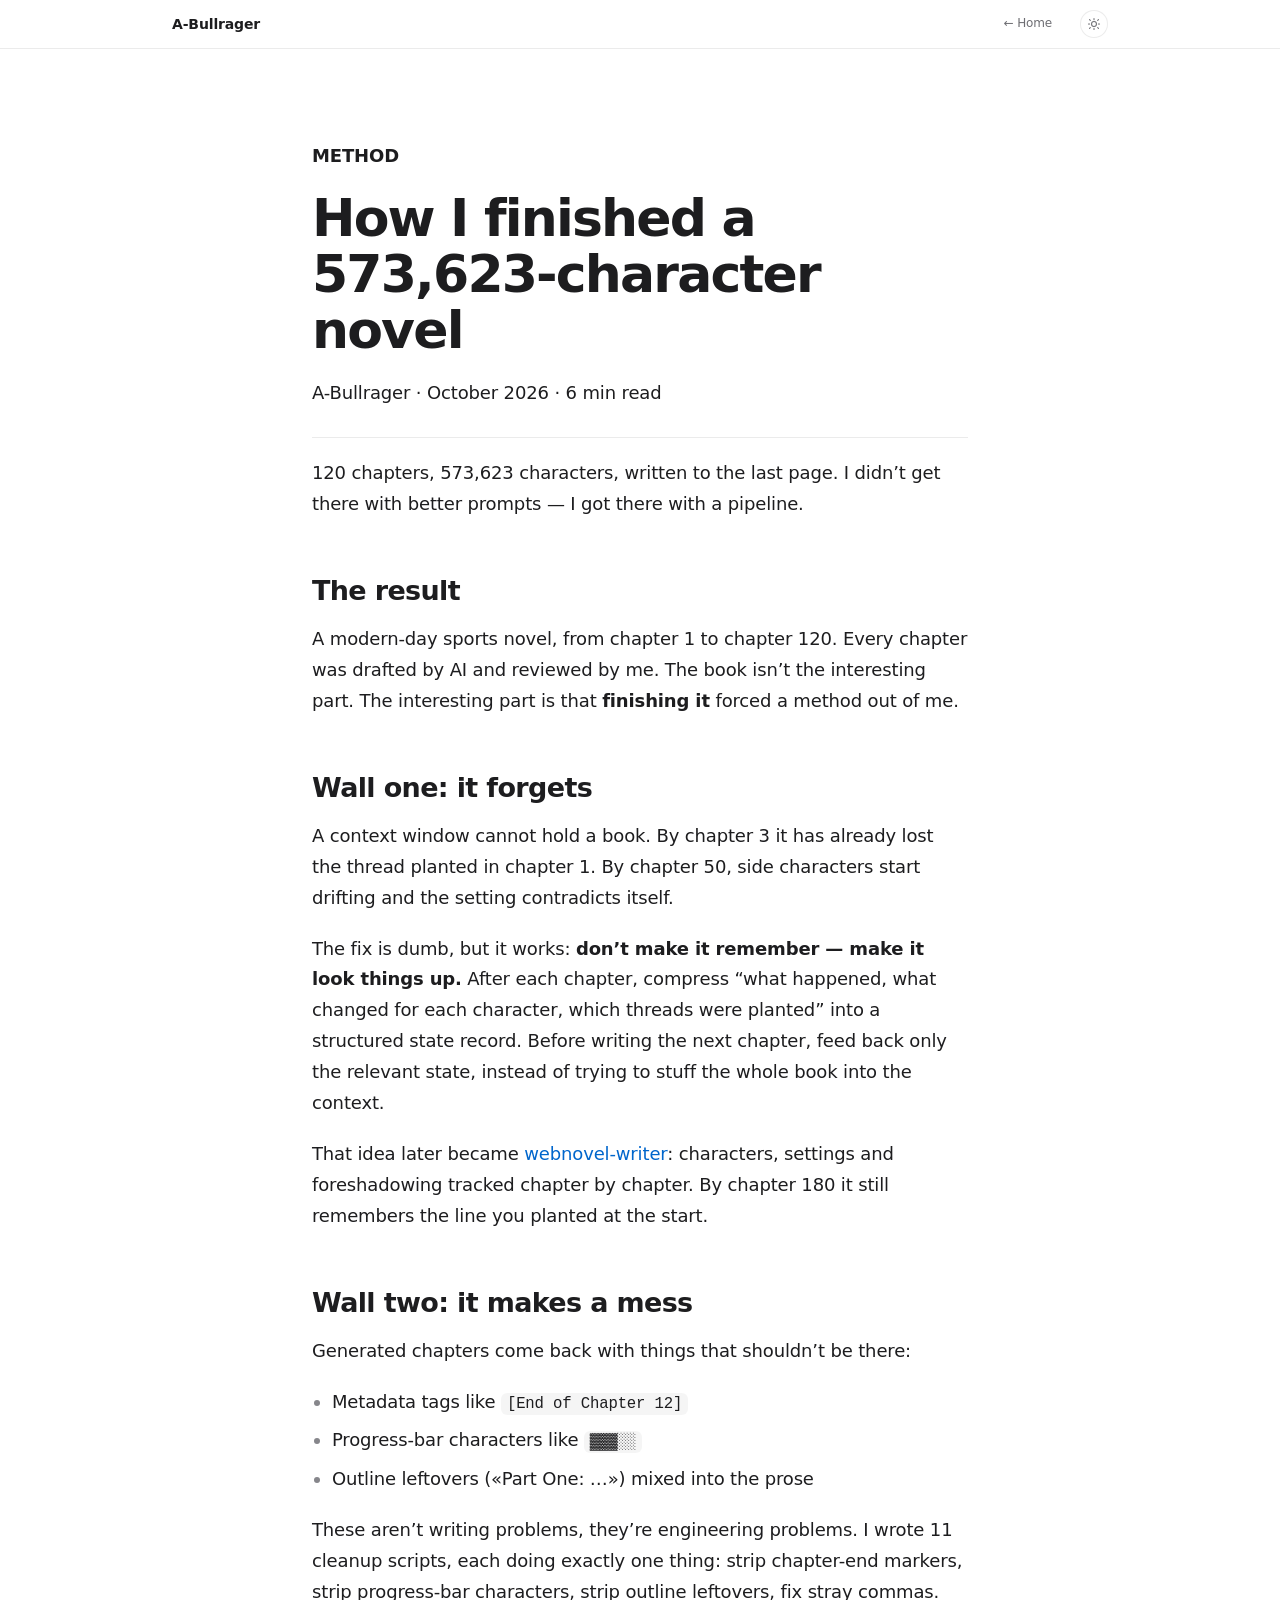
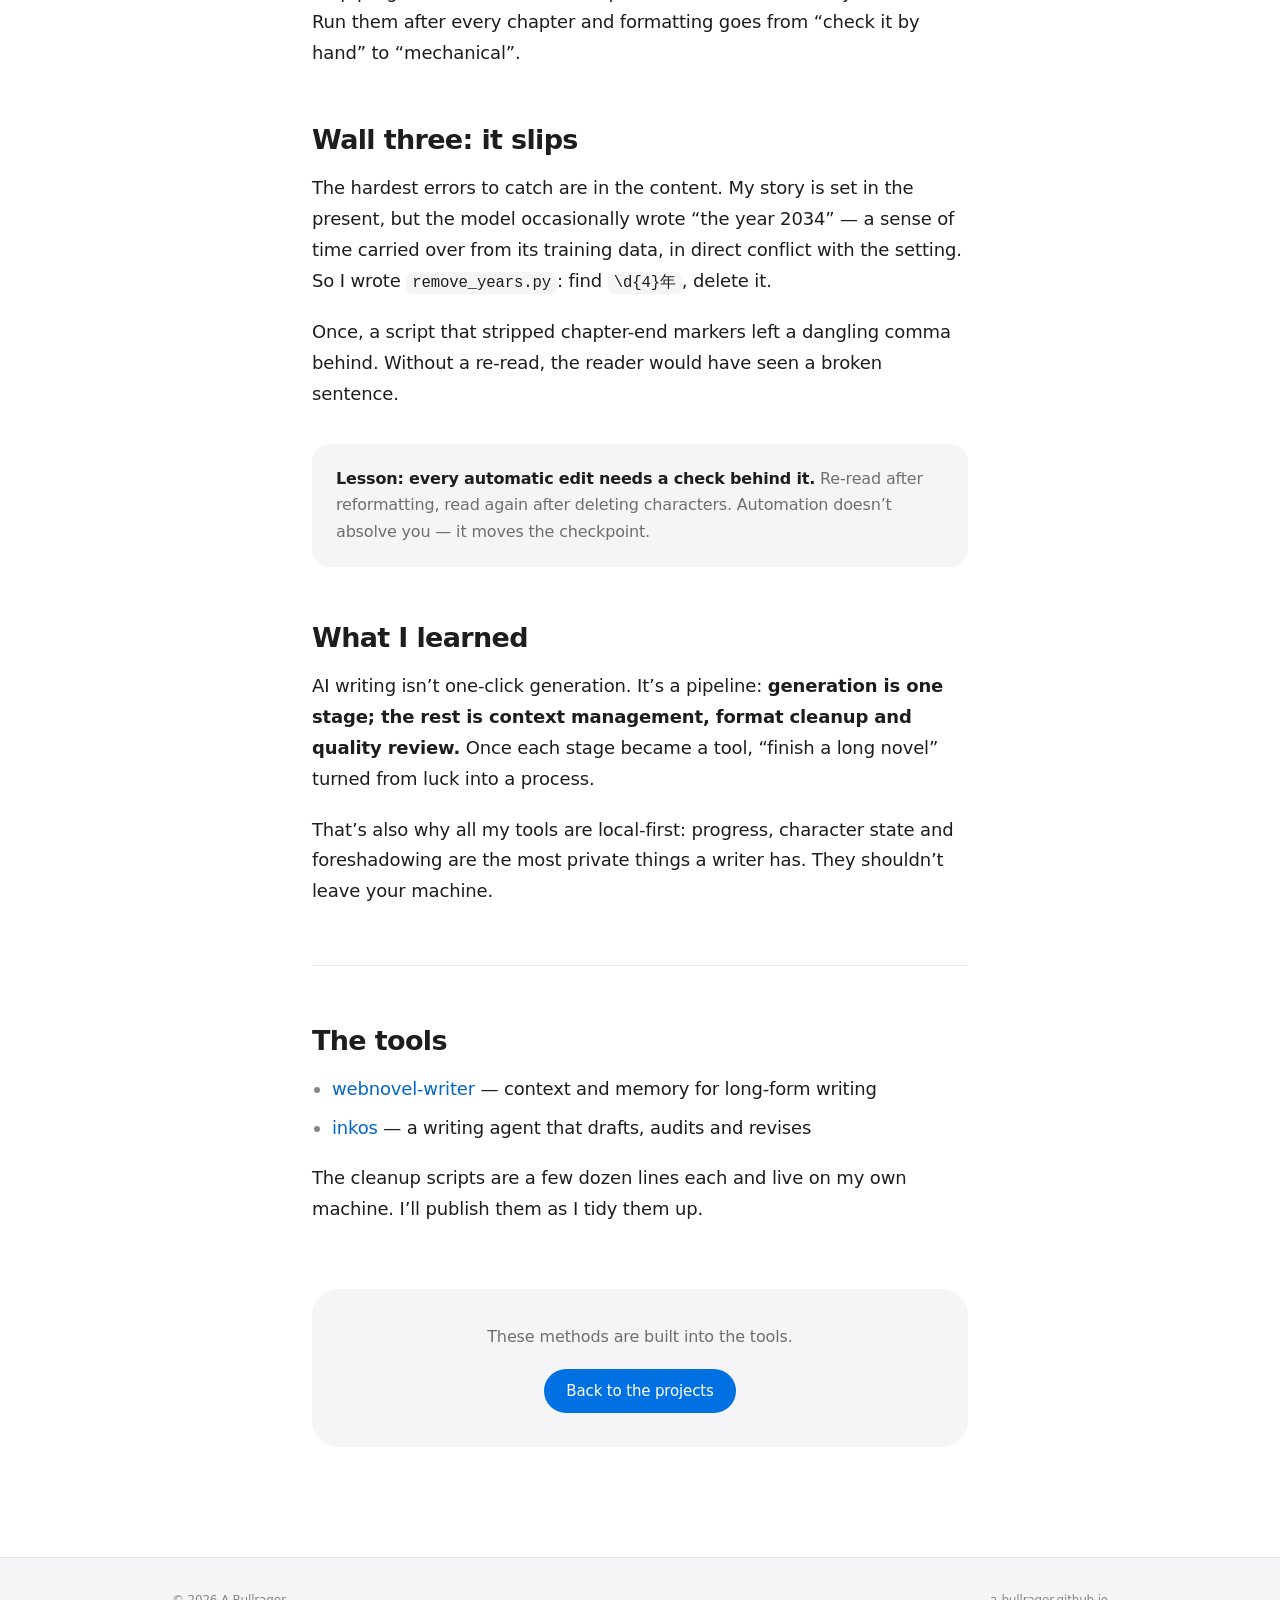
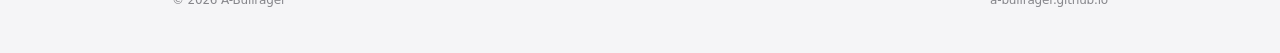
<file: writing/ai-novel-120-chapters.html>
﻿<!doctype html>
<html lang="en">
<head>
<meta charset="utf-8">
<meta name="viewport" content="width=device-width, initial-scale=1">
<title>How I finished a 573,623-character novel — A-Bullrager</title>
<meta name="description" content="120 chapters, 573,623 characters, written to the end. Not better prompts — a pipeline: context, cleanup, review.">
<link rel="canonical" href="https://a-bullrager.github.io/writing/ai-novel-120-chapters.html">
<meta property="og:type" content="article">
<meta property="og:site_name" content="A-Bullrager">
<meta property="og:locale" content="en_US">
<meta property="og:url" content="https://a-bullrager.github.io/writing/ai-novel-120-chapters.html">
<meta property="og:title" content="How I finished a 573,623-character novel">
<meta property="og:description" content="120 chapters, written to the end. Not better prompts — a pipeline.">
<meta property="og:image" content="https://a-bullrager.github.io/og.png">
<meta name="twitter:card" content="summary_large_image">
<meta name="twitter:title" content="How I finished a 573,623-character novel">
<meta name="twitter:description" content="120 chapters, written to the end. Not better prompts — a pipeline.">
<meta name="twitter:image" content="https://a-bullrager.github.io/og.png">
<meta name="theme-color" content="#ffffff" media="(prefers-color-scheme: light)">
<meta name="theme-color" content="#000000" media="(prefers-color-scheme: dark)">
<link rel="icon" href="data:image/svg+xml,%3Csvg xmlns='http://www.w3.org/2000/svg' viewBox='0 0 32 32'%3E%3Crect width='32' height='32' rx='7' fill='%231d1d1f'/%3E%3Ctext x='16' y='22' font-family='-apple-system,Helvetica,sans-serif' font-size='15' font-weight='600' fill='%23fff' text-anchor='middle'%3EA%3C/text%3E%3C/svg%3E">
<script>
(function(){
  var t = null;
  try { t = localStorage.getItem('theme'); } catch(e){}
  if (t !== 'light' && t !== 'dark') {
    t = (window.matchMedia && window.matchMedia('(prefers-color-scheme: dark)').matches) ? 'dark' : 'light';
  }
  document.documentElement.setAttribute('data-theme', t);
})();
</script>
<script type="application/ld+json">
{
  "@context": "https://schema.org",
  "@type": "Article",
  "headline": "How I finished a 573,623-character novel",
  "description": "120 chapters, written to the end. Not better prompts — a pipeline: context, cleanup, review.",
  "author": {"@type": "Person", "name": "A-Bullrager", "url": "https://a-bullrager.github.io/"},
  "datePublished": "2026-10-28",
  "inLanguage": "en"
}
</script>
<link rel="stylesheet" href="/assets/base.css">
<style>
.article{
  max-width: 700px;
  margin: 0 auto;
  padding: 92px 22px 110px;
}
.article .kicker{ margin-bottom: 18px; }
.article h1{
  font-size: clamp(32px, 5.2vw, 52px);
  line-height: 1.08;
  margin: 0 0 20px;
}
.meta{
  margin: 0 0 52px;
  padding-bottom: 28px;
  border-bottom: 1px solid var(--line);
  font-size: 13px;
  color: var(--text-3);
}
.lede{
  margin: 0 0 44px;
  font-size: 21px;
  line-height: 1.55;
  color: var(--text-2);
  letter-spacing: -0.015em;
  text-wrap: pretty;
}
.article h2{
  font-size: 27px;
  letter-spacing: -0.024em;
  margin: 54px 0 16px;
  line-height: 1.25;
}
.article p{
  margin: 0 0 20px;
  font-size: 18px;
  line-height: 1.72;
  color: var(--text);
  letter-spacing: -0.008em;
}
.article p strong{ font-weight: 600; }
code{
  font-family: var(--mono);
  font-size: 0.87em;
  padding: 2px 6px;
  border-radius: 6px;
  background: var(--fill);
  color: var(--text);
}
.callout{
  margin: 34px 0;
  padding: 22px 24px;
  border-radius: var(--r);
  background: var(--bg-alt);
  font-size: 16px;
  line-height: 1.65;
  color: var(--text-2);
}
.callout strong{ color: var(--text); font-weight: 600; }
ul.plain{
  margin: 0 0 20px;
  padding-left: 20px;
}
ul.plain li{
  margin-bottom: 8px;
  font-size: 18px;
  line-height: 1.7;
}
ul.plain li::marker{ color: var(--text-3); }

.divider{
  margin: 58px 0;
  height: 1px;
  background: var(--line);
}

.next{
  margin-top: 64px;
  padding: 34px;
  border-radius: var(--r-lg);
  background: var(--bg-alt);
  text-align: center;
}
.next p{
  margin: 0 0 18px;
  font-size: 16px;
  color: var(--text-2);
}

@media (max-width: 720px){
  .article{ padding: 64px 18px 80px; }
  .lede{ font-size: 19px; }
  .article p{ font-size: 17px; line-height: 1.7; }
  .article h2{ font-size: 23px; margin-top: 44px; }
  ul.plain li{ font-size: 17px; }
}
</style>
</head>
<body>

<nav class="nav">
  <div class="nav-inner">
    <a class="brand" href="/">A-Bullrager</a>
    <div class="nav-links">
      <a href="/">← Home</a>
      <button class="theme-btn" id="themeBtn" aria-label="Toggle light and dark theme" title="Switch theme">
        <svg class="icon-moon" viewBox="0 0 24 24" fill="none" stroke="currentColor" stroke-width="1.8" stroke-linecap="round" stroke-linejoin="round"><path d="M21 12.8A9 9 0 1 1 11.2 3a7 7 0 0 0 9.8 9.8z"/></svg>
        <svg class="icon-sun" viewBox="0 0 24 24" fill="none" stroke="currentColor" stroke-width="1.8" stroke-linecap="round" stroke-linejoin="round"><circle cx="12" cy="12" r="4.2"/><path d="M12 2.5v2M12 19.5v2M4.3 4.3l1.4 1.4M18.3 18.3l1.4 1.4M2.5 12h2M19.5 12h2M4.3 19.7l1.4-1.4M18.3 5.7l1.4-1.4"/></svg>
      </button>
    </div>
  </div>
</nav>

<article class="article">
  <p class="kicker">Method</p>
  <h1>How I finished a<br>573,623-character novel</h1>
  <p class="meta">A-Bullrager · October 2026 · 6 min read</p>

  <p class="lede">120 chapters, 573,623 characters, written to the last page. I didn’t get there with better prompts — I got there with a pipeline.</p>

  <h2>The result</h2>
  <p>A modern-day sports novel, from chapter 1 to chapter 120. Every chapter was drafted by AI and reviewed by me. The book isn’t the interesting part. The interesting part is that <strong>finishing it</strong> forced a method out of me.</p>

  <h2>Wall one: it forgets</h2>
  <p>A context window cannot hold a book. By chapter 3 it has already lost the thread planted in chapter 1. By chapter 50, side characters start drifting and the setting contradicts itself.</p>
  <p>The fix is dumb, but it works: <strong>don’t make it remember — make it look things up.</strong> After each chapter, compress “what happened, what changed for each character, which threads were planted” into a structured state record. Before writing the next chapter, feed back only the relevant state, instead of trying to stuff the whole book into the context.</p>
  <p>That idea later became <a href="https://github.com/A-Bullrager/webnovel-writer" target="_blank" rel="noopener">webnovel-writer</a>: characters, settings and foreshadowing tracked chapter by chapter. By chapter 180 it still remembers the line you planted at the start.</p>

  <h2>Wall two: it makes a mess</h2>
  <p>Generated chapters come back with things that shouldn’t be there:</p>
  <ul class="plain">
    <li>Metadata tags like <code>[End of Chapter 12]</code></li>
    <li>Progress-bar characters like <code>▓▓▓░░</code></li>
    <li>Outline leftovers («Part One: …») mixed into the prose</li>
  </ul>
  <p>These aren’t writing problems, they’re engineering problems. I wrote 11 cleanup scripts, each doing exactly one thing: strip chapter-end markers, strip progress-bar characters, strip outline leftovers, fix stray commas. Run them after every chapter and formatting goes from “check it by hand” to “mechanical”.</p>

  <h2>Wall three: it slips</h2>
  <p>The hardest errors to catch are in the content. My story is set in the present, but the model occasionally wrote “the year 2034” — a sense of time carried over from its training data, in direct conflict with the setting. So I wrote <code>remove_years.py</code>: find <code>\d{4}年</code>, delete it.</p>
  <p>Once, a script that stripped chapter-end markers left a dangling comma behind. Without a re-read, the reader would have seen a broken sentence.</p>
  <div class="callout"><strong>Lesson: every automatic edit needs a check behind it.</strong> Re-read after reformatting, read again after deleting characters. Automation doesn’t absolve you — it moves the checkpoint.</div>

  <h2>What I learned</h2>
  <p>AI writing isn’t one-click generation. It’s a pipeline: <strong>generation is one stage; the rest is context management, format cleanup and quality review.</strong> Once each stage became a tool, “finish a long novel” turned from luck into a process.</p>
  <p>That’s also why all my tools are local-first: progress, character state and foreshadowing are the most private things a writer has. They shouldn’t leave your machine.</p>

  <div class="divider"></div>

  <h2>The tools</h2>
  <ul class="plain">
    <li><a href="https://github.com/A-Bullrager/webnovel-writer" target="_blank" rel="noopener">webnovel-writer</a> — context and memory for long-form writing</li>
    <li><a href="https://github.com/A-Bullrager/inkos" target="_blank" rel="noopener">inkos</a> — a writing agent that drafts, audits and revises</li>
  </ul>
  <p>The cleanup scripts are a few dozen lines each and live on my own machine. I’ll publish them as I tidy them up.</p>

  <div class="next">
    <p>These methods are built into the tools.</p>
    <a class="btn btn-primary" href="/">Back to the projects</a>
  </div>
</article>

<footer class="footer">
  <div class="wrap footer-inner">
    <span>© 2026 A-Bullrager</span>
    <a href="/">a-bullrager.github.io</a>
  </div>
</footer>

<script>
document.getElementById('themeBtn').addEventListener('click', function(){
  var next = document.documentElement.getAttribute('data-theme') === 'dark' ? 'light' : 'dark';
  document.documentElement.setAttribute('data-theme', next);
  try { localStorage.setItem('theme', next); } catch(e){}
});
</script>

</body>
</html>
</file>
<file: assets/base.css>
/* ============================================================
   A-Bullrager · 设计系统
   参考 Apple 视觉语言：SF 字体栈、中性灰阶、单一蓝色强调、
   大字号紧字距标题、克制的圆角与阴影。
   ============================================================ */

:root{
  color-scheme: light;

  /* 中性色阶 */
  --bg: #ffffff;
  --bg-alt: #f5f5f7;
  --surface: #ffffff;
  --surface-2: #f5f5f7;
  --fill: rgba(0, 0, 0, 0.04);
  --chip-bg: #e9e9ee;
  --text: #1d1d1f;
  --text-2: #6e6e73;
  --text-3: #86868b;
  --line: rgba(0, 0, 0, 0.08);
  --line-strong: rgba(0, 0, 0, 0.14);

  /* 强调色 */
  --accent: #0071e3;
  --accent-hover: #0077ed;
  --accent-text: #0066cc;
  --on-accent: #ffffff;
  --accent-soft: rgba(0, 113, 227, 0.08);
  --grad: linear-gradient(94deg, #0071e3 0%, #3ea6ff 100%);

  /* 热力图色阶 */
  --hm-0: #e8e8ed;
  --hm-1: #b6d9f7;
  --hm-2: #5aa7ea;
  --hm-3: #0071e3;

  --shadow-sm: 0 1px 3px rgba(0, 0, 0, 0.06);
  --shadow-md: 0 12px 32px rgba(0, 0, 0, 0.08);
  --shadow-lg: 0 30px 70px rgba(0, 0, 0, 0.12);

  --r-sm: 10px;
  --r: 18px;
  --r-lg: 26px;
  --r-pill: 980px;

  --ease: cubic-bezier(0.22, 0.61, 0.36, 1);
  --font: -apple-system, BlinkMacSystemFont, "SF Pro Display", "SF Pro Text",
    "Segoe UI", "Helvetica Neue", "PingFang SC", "Hiragino Sans GB",
    "Microsoft YaHei", system-ui, sans-serif;
  --mono: "SF Mono", ui-monospace, SFMono-Regular, Menlo, Consolas, monospace;
}

[data-theme="dark"]{
  color-scheme: dark;

  --bg: #000000;
  --bg-alt: #0a0a0b;
  --surface: #1d1d1f;
  --surface-2: #1d1d1f;
  --fill: rgba(255, 255, 255, 0.07);
  --chip-bg: #2c2c2e;
  --text: #f5f5f7;
  --text-2: #a1a1a6;
  --text-3: #86868b;
  --line: rgba(255, 255, 255, 0.1);
  --line-strong: rgba(255, 255, 255, 0.18);

  --accent: #2997ff;
  --accent-hover: #47a8ff;
  --accent-text: #2997ff;
  --on-accent: #ffffff;
  --accent-soft: rgba(41, 151, 255, 0.14);
  --grad: linear-gradient(94deg, #2997ff 0%, #6ee7ff 100%);

  --hm-0: #2c2c2e;
  --hm-1: #12405e;
  --hm-2: #1f74b8;
  --hm-3: #2997ff;

  --shadow-sm: 0 1px 3px rgba(0, 0, 0, 0.5);
  --shadow-md: 0 12px 32px rgba(0, 0, 0, 0.55);
  --shadow-lg: 0 30px 70px rgba(0, 0, 0, 0.7);
}

*{ box-sizing: border-box; }

html{
  -webkit-text-size-adjust: 100%;
  scroll-behavior: smooth;
}

body{
  margin: 0;
  background: var(--bg);
  color: var(--text);
  font-family: var(--font);
  font-size: 17px;
  line-height: 1.47;
  letter-spacing: -0.01em;
  -webkit-font-smoothing: antialiased;
  -moz-osx-font-smoothing: grayscale;
  text-rendering: optimizeLegibility;
  transition: background 0.3s var(--ease), color 0.3s var(--ease);
}

a{ color: var(--accent-text); text-decoration: none; }
::selection{ background: var(--accent); color: #fff; }

img{ max-width: 100%; }

:focus-visible{
  outline: 2px solid var(--accent);
  outline-offset: 3px;
  border-radius: 4px;
}

.wrap{
  max-width: 980px;
  margin: 0 auto;
  padding: 0 22px;
}

/* ---------- 导航 ---------- */
.nav{
  position: sticky;
  top: 0;
  z-index: 100;
  background: color-mix(in srgb, var(--bg) 72%, transparent);
  backdrop-filter: saturate(180%) blur(20px);
  -webkit-backdrop-filter: saturate(180%) blur(20px);
  border-bottom: 1px solid var(--line);
}

.nav-inner{
  max-width: 980px;
  margin: 0 auto;
  padding: 0 22px;
  height: 48px;
  display: flex;
  align-items: center;
  justify-content: space-between;
  gap: 16px;
}

.brand{
  font-size: 14px;
  font-weight: 600;
  color: var(--text);
  letter-spacing: -0.01em;
}

.nav-links{
  display: flex;
  align-items: center;
  gap: 28px;
  font-size: 12px;
  color: var(--text-2);
}

.nav-links a{ color: inherit; transition: color 0.2s var(--ease); }
.nav-links a:hover{ color: var(--text); }

/* 主题切换 */
.theme-btn{
  width: 28px;
  height: 28px;
  padding: 0;
  border: 1px solid var(--line);
  border-radius: 50%;
  background: var(--surface);
  color: var(--text-2);
  display: grid;
  place-items: center;
  cursor: pointer;
  transition: color 0.2s var(--ease), border-color 0.2s var(--ease);
}
.theme-btn:hover{ color: var(--accent); border-color: var(--accent); }
.theme-btn svg{ width: 14px; height: 14px; display: block; }
/* 图标显示「当前」模式：浅色=太阳，深色=月亮 */
.theme-btn .icon-sun{ display: block; }
.theme-btn .icon-moon{ display: none; }
[data-theme="dark"] .theme-btn .icon-sun{ display: none; }
[data-theme="dark"] .theme-btn .icon-moon{ display: block; }

/* ---------- 按钮 ---------- */
.btn{
  display: inline-flex;
  align-items: center;
  gap: 6px;
  padding: 11px 22px;
  border-radius: var(--r-pill);
  font-size: 15px;
  font-weight: 500;
  letter-spacing: -0.01em;
  transition: background 0.2s var(--ease), opacity 0.2s var(--ease),
    transform 0.2s var(--ease);
}

.btn-primary{
  background: var(--accent);
  color: #fff;
}
.btn-primary:hover{
  background: var(--accent-hover);
  transform: translateY(-1px);
}

.btn-quiet{
  background: var(--fill);
  color: var(--text);
}
.btn-quiet:hover{ background: var(--line-strong); }

.link-arrow{
  display: inline-flex;
  align-items: center;
  gap: 4px;
  font-size: 15px;
  color: var(--accent-text);
}
.link-arrow:hover{ text-decoration: underline; text-underline-offset: 3px; }
.link-arrow i{ font-style: normal; transition: transform 0.2s var(--ease); }
.link-arrow:hover i{ transform: translateX(2px); }

/* ---------- 排版 ---------- */
h1, h2, h3{
  margin: 0;
  font-weight: 600;
  letter-spacing: -0.025em;
}

h1{
  font-size: clamp(42px, 7.4vw, 84px);
  line-height: 1.04;
  letter-spacing: -0.035em;
  text-wrap: balance;
}

h2{
  font-size: clamp(28px, 4.4vw, 48px);
  line-height: 1.1;
  letter-spacing: -0.028em;
  text-wrap: balance;
}

h3{
  font-size: 21px;
  line-height: 1.25;
  letter-spacing: -0.02em;
}

.kicker{
  margin: 0 0 14px;
  font-size: 12px;
  font-weight: 600;
  letter-spacing: 0.08em;
  text-transform: uppercase;
  color: var(--accent-text);
}

.lede{
  font-size: clamp(19px, 2.4vw, 24px);
  line-height: 1.42;
  color: var(--text-2);
  letter-spacing: -0.012em;
  text-wrap: pretty;
}

.muted{ color: var(--text-2); }

/* ---------- 分区 ---------- */
.section{
  padding: 110px 0;
  border-top: 1px solid var(--line);
}
.section--plain{ border-top: 0; }
.section--alt{ background: var(--bg-alt); border-top-color: transparent; }

.section-head{
  max-width: 660px;
  margin: 0 auto 54px;
  text-align: center;
}
.section-head.left{ margin-left: 0; text-align: left; }
.section-head p{
  margin: 16px 0 0;
  font-size: 19px;
  line-height: 1.52;
  color: var(--text-2);
  letter-spacing: -0.012em;
}

/* ---------- 页脚 ---------- */
.footer{
  border-top: 1px solid var(--line);
  background: var(--bg-alt);
  padding: 34px 0 44px;
}
.footer-inner{
  display: flex;
  align-items: center;
  justify-content: space-between;
  gap: 16px;
  font-size: 12px;
  color: var(--text-3);
}
.footer-inner a{ color: inherit; }
.footer-inner a:hover{ color: var(--text); }

/* ---------- 滚动淡入 ---------- */
.js .reveal{
  opacity: 0;
  transform: translateY(22px);
  transition: opacity 0.8s var(--ease), transform 0.8s var(--ease);
}
.js .reveal.in{ opacity: 1; transform: none; }

@media (max-width: 720px){
  body{ font-size: 16px; }
  .wrap{ padding: 0 18px; }
  .nav-inner{ padding: 0 18px; height: 46px; }
  .nav-links{ gap: 18px; }
  .nav-links .nav-gh{ display: none; }
  .section{ padding: 76px 0; }
  .section-head{ margin-bottom: 38px; }
  .section-head p{ font-size: 17px; }
  .footer-inner{ flex-direction: column; align-items: flex-start; gap: 6px; }
}

@media (prefers-reduced-motion: reduce){
  html{ scroll-behavior: auto; }
  .js .reveal{ opacity: 1; transform: none; transition: none; }
  .btn, .theme-btn, .link-arrow i{ transition: none; }
}
</file>
